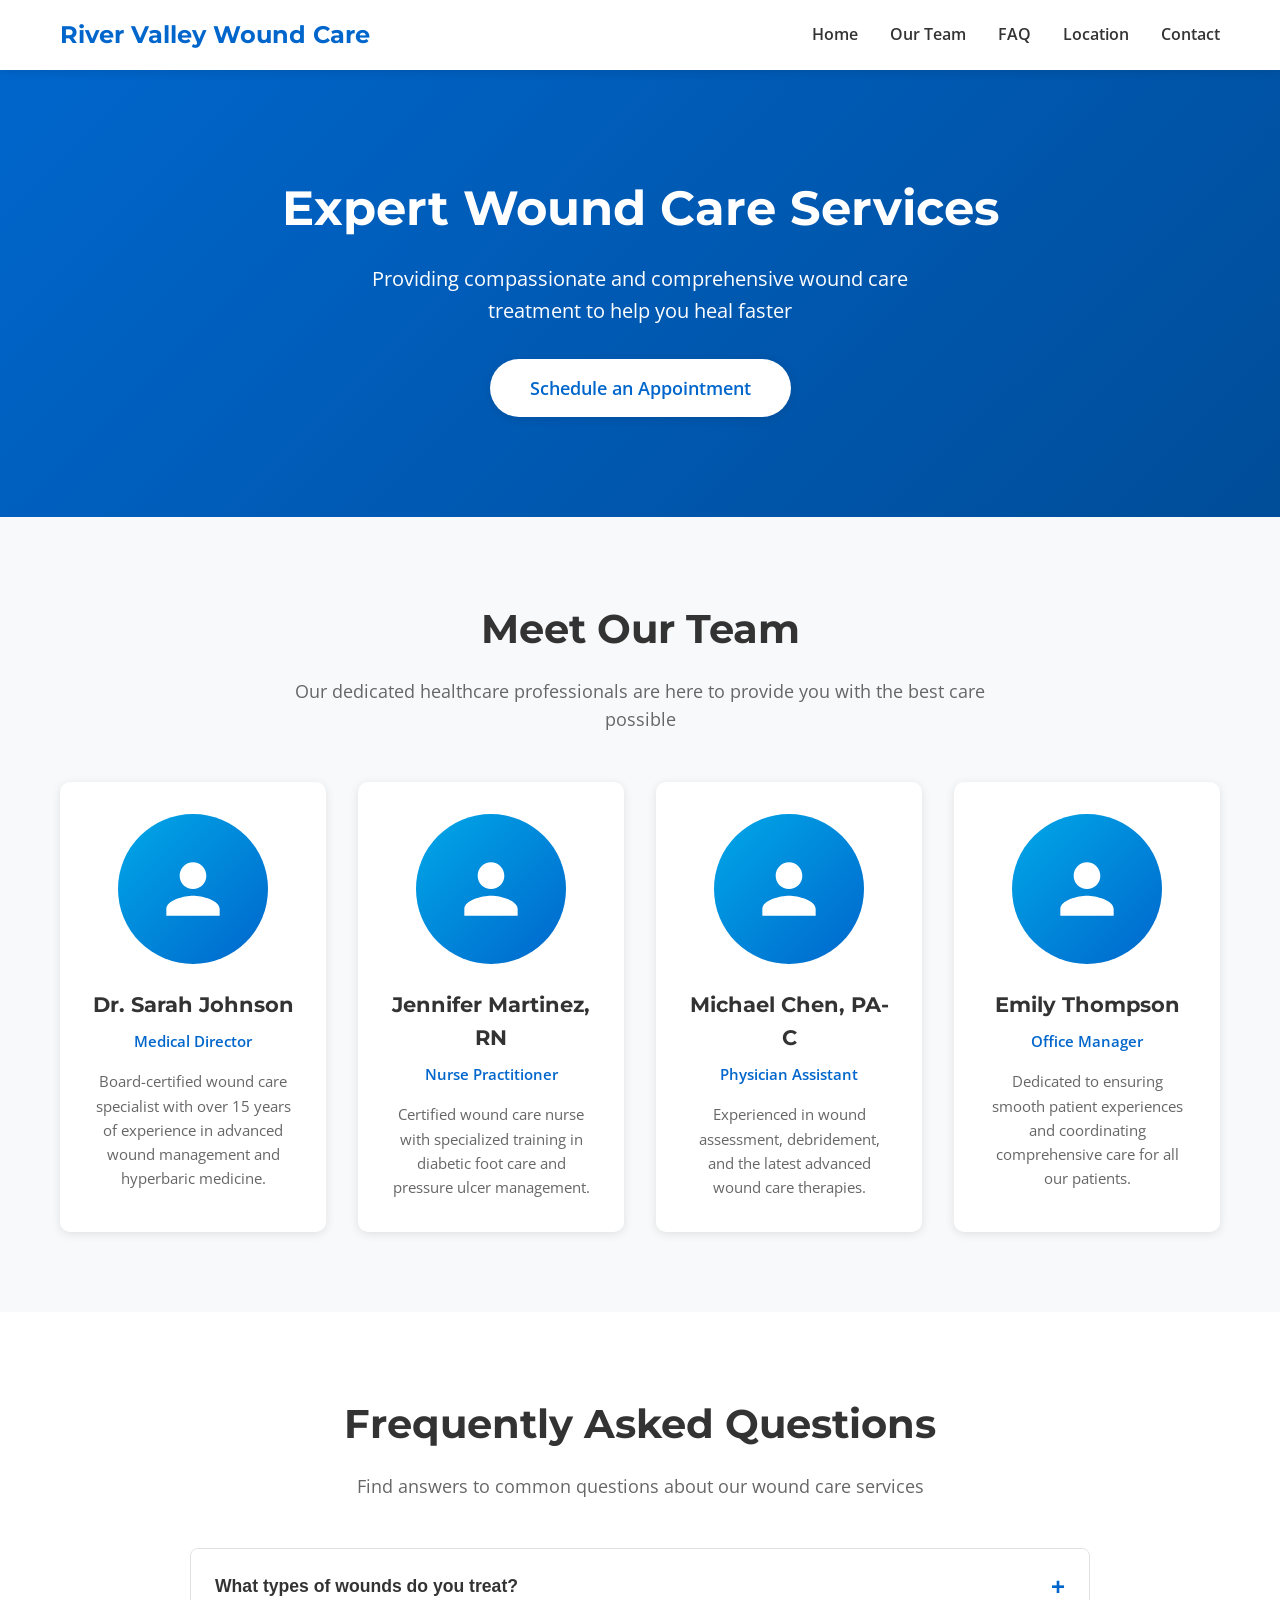
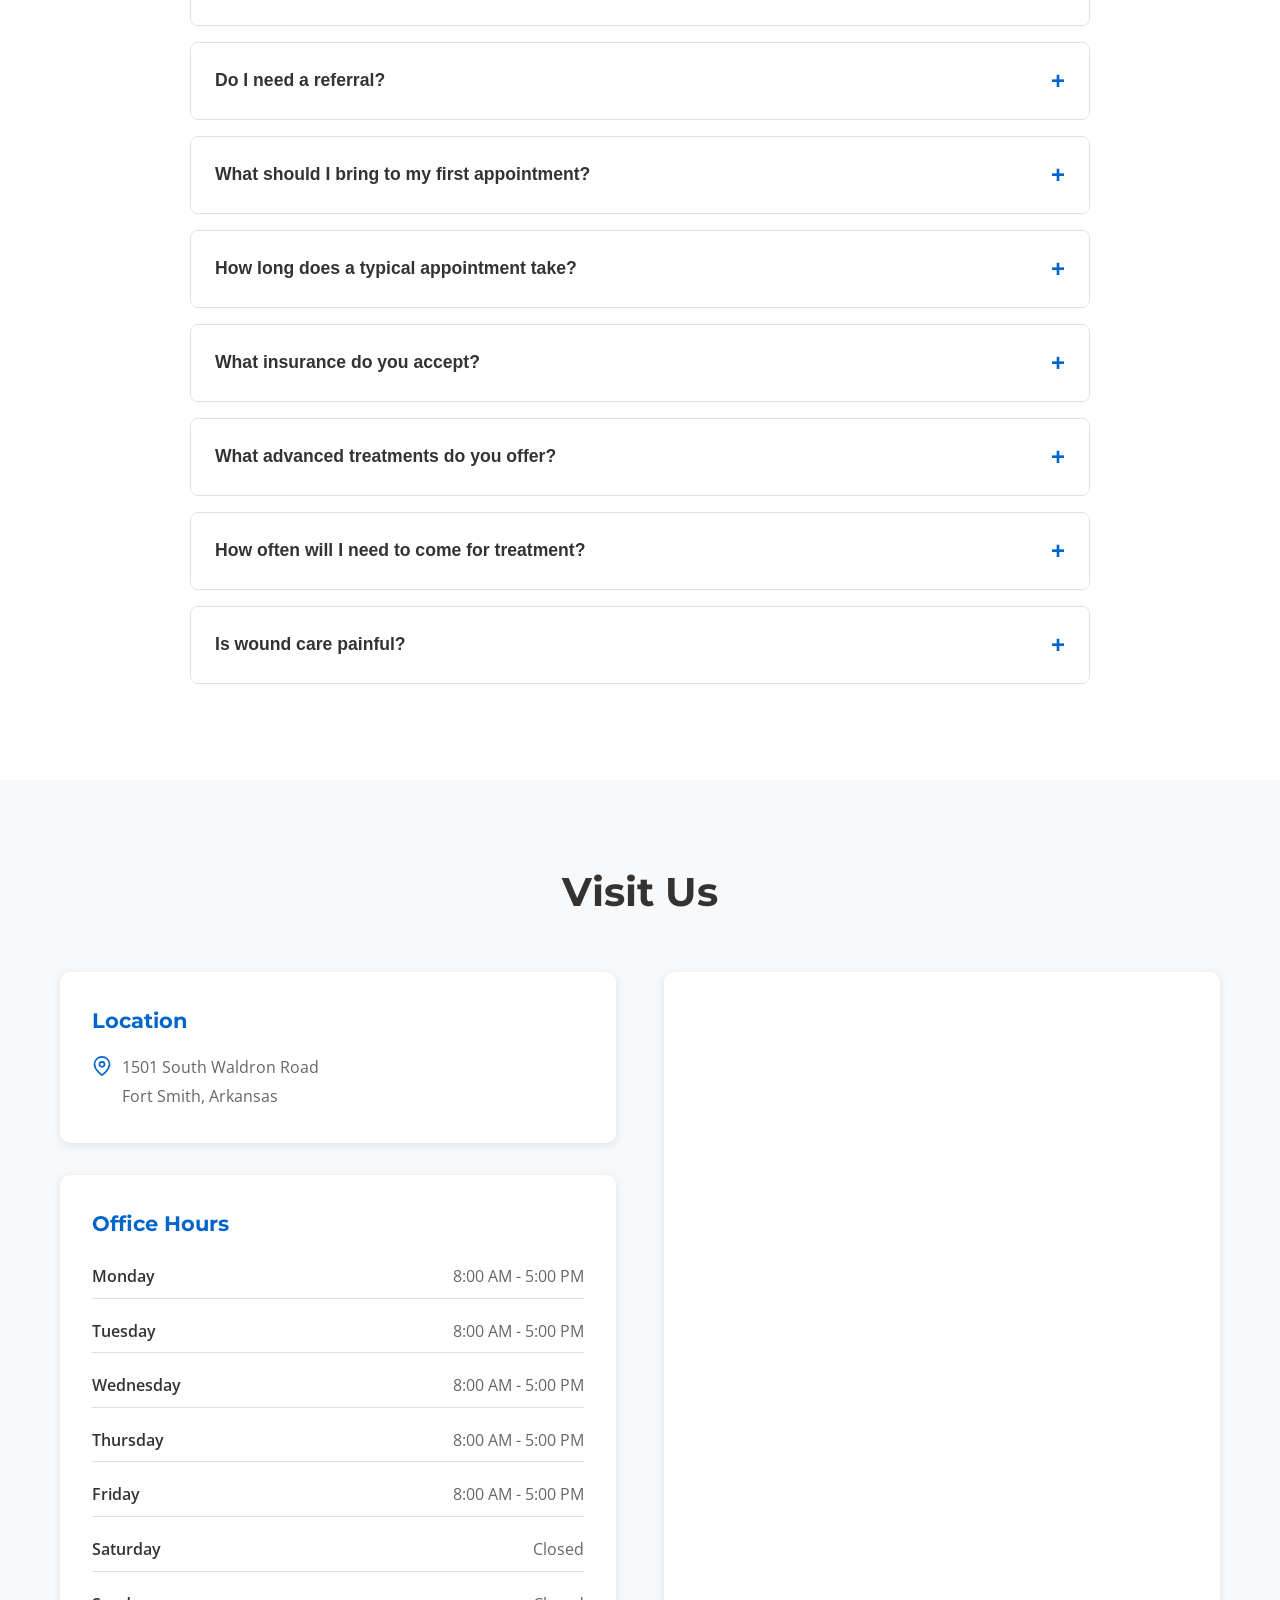
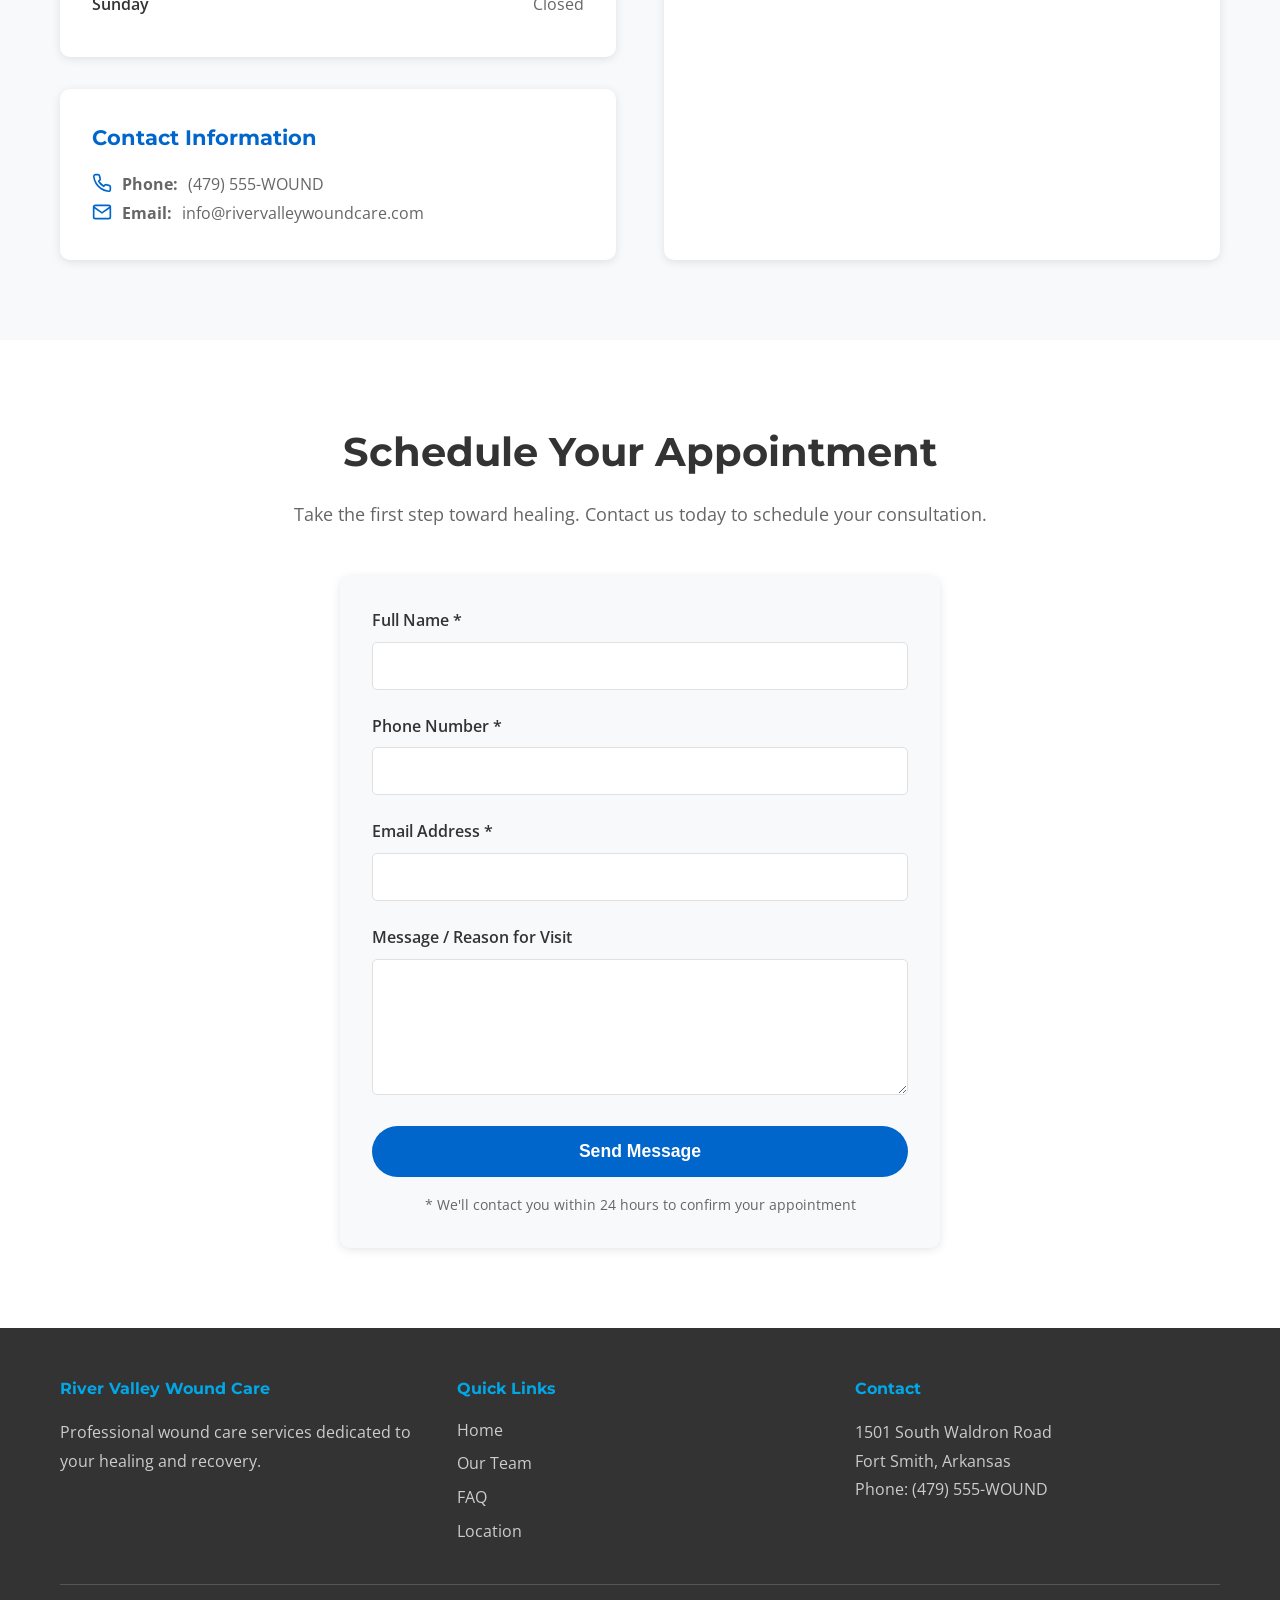
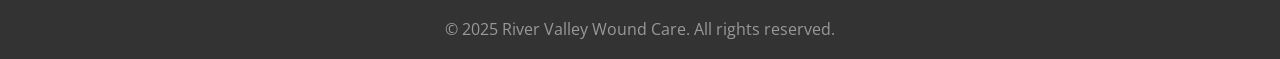
<file: index.html>
<!DOCTYPE html>
<html lang="en">
<head>
    <meta charset="UTF-8">
    <meta name="viewport" content="width=device-width, initial-scale=1.0">
    <title>River Valley Wound Care - Professional Wound Care Services</title>
    <link rel="stylesheet" href="styles.css">
    <link rel="preconnect" href="https://fonts.googleapis.com">
    <link rel="preconnect" href="https://fonts.gstatic.com" crossorigin>
    <link href="https://fonts.googleapis.com/css2?family=Montserrat:wght@400;600;700&family=Open+Sans:wght@400;600&display=swap" rel="stylesheet">
</head>
<body>
    <!-- Header -->
    <header>
        <nav class="navbar">
            <div class="container">
                <div class="logo">
                    <h1>River Valley Wound Care</h1>
                </div>
                <ul class="nav-links">
                    <li><a href="#home">Home</a></li>
                    <li><a href="#team">Our Team</a></li>
                    <li><a href="#faq">FAQ</a></li>
                    <li><a href="#location">Location</a></li>
                    <li><a href="#contact">Contact</a></li>
                </ul>
            </div>
        </nav>
    </header>

    <!-- Hero Section -->
    <section id="home" class="hero">
        <div class="container">
            <div class="hero-content">
                <h2>Expert Wound Care Services</h2>
                <p>Providing compassionate and comprehensive wound care treatment to help you heal faster</p>
                <a href="#contact" class="cta-button">Schedule an Appointment</a>
            </div>
        </div>
    </section>

    <!-- Meet the Team Section -->
    <section id="team" class="team-section">
        <div class="container">
            <h2 class="section-title">Meet Our Team</h2>
            <p class="section-subtitle">Our dedicated healthcare professionals are here to provide you with the best care possible</p>

            <div class="team-grid">
                <div class="team-member">
                    <div class="member-photo">
                        <div class="photo-placeholder">
                            <svg xmlns="http://www.w3.org/2000/svg" viewBox="0 0 24 24" fill="currentColor">
                                <path d="M12 12c2.21 0 4-1.79 4-4s-1.79-4-4-4-4 1.79-4 4 1.79 4 4 4zm0 2c-2.67 0-8 1.34-8 4v2h16v-2c0-2.66-5.33-4-8-4z"/>
                            </svg>
                        </div>
                    </div>
                    <h3>Dr. Sarah Johnson</h3>
                    <p class="member-title">Medical Director</p>
                    <p class="member-bio">Board-certified wound care specialist with over 15 years of experience in advanced wound management and hyperbaric medicine.</p>
                </div>

                <div class="team-member">
                    <div class="member-photo">
                        <div class="photo-placeholder">
                            <svg xmlns="http://www.w3.org/2000/svg" viewBox="0 0 24 24" fill="currentColor">
                                <path d="M12 12c2.21 0 4-1.79 4-4s-1.79-4-4-4-4 1.79-4 4 1.79 4 4 4zm0 2c-2.67 0-8 1.34-8 4v2h16v-2c0-2.66-5.33-4-8-4z"/>
                            </svg>
                        </div>
                    </div>
                    <h3>Jennifer Martinez, RN</h3>
                    <p class="member-title">Nurse Practitioner</p>
                    <p class="member-bio">Certified wound care nurse with specialized training in diabetic foot care and pressure ulcer management.</p>
                </div>

                <div class="team-member">
                    <div class="member-photo">
                        <div class="photo-placeholder">
                            <svg xmlns="http://www.w3.org/2000/svg" viewBox="0 0 24 24" fill="currentColor">
                                <path d="M12 12c2.21 0 4-1.79 4-4s-1.79-4-4-4-4 1.79-4 4 1.79 4 4 4zm0 2c-2.67 0-8 1.34-8 4v2h16v-2c0-2.66-5.33-4-8-4z"/>
                            </svg>
                        </div>
                    </div>
                    <h3>Michael Chen, PA-C</h3>
                    <p class="member-title">Physician Assistant</p>
                    <p class="member-bio">Experienced in wound assessment, debridement, and the latest advanced wound care therapies.</p>
                </div>

                <div class="team-member">
                    <div class="member-photo">
                        <div class="photo-placeholder">
                            <svg xmlns="http://www.w3.org/2000/svg" viewBox="0 0 24 24" fill="currentColor">
                                <path d="M12 12c2.21 0 4-1.79 4-4s-1.79-4-4-4-4 1.79-4 4 1.79 4 4 4zm0 2c-2.67 0-8 1.34-8 4v2h16v-2c0-2.66-5.33-4-8-4z"/>
                            </svg>
                        </div>
                    </div>
                    <h3>Emily Thompson</h3>
                    <p class="member-title">Office Manager</p>
                    <p class="member-bio">Dedicated to ensuring smooth patient experiences and coordinating comprehensive care for all our patients.</p>
                </div>
            </div>
        </div>
    </section>

    <!-- FAQ Section -->
    <section id="faq" class="faq-section">
        <div class="container">
            <h2 class="section-title">Frequently Asked Questions</h2>
            <p class="section-subtitle">Find answers to common questions about our wound care services</p>

            <div class="faq-container">
                <div class="faq-item">
                    <button class="faq-question">
                        What types of wounds do you treat?
                        <span class="faq-icon">+</span>
                    </button>
                    <div class="faq-answer">
                        <p>We treat a wide variety of wounds including diabetic ulcers, pressure ulcers, venous and arterial ulcers, surgical wounds, traumatic wounds, burns, and non-healing wounds. Our specialists are equipped to handle both acute and chronic wound conditions.</p>
                    </div>
                </div>

                <div class="faq-item">
                    <button class="faq-question">
                        Do I need a referral?
                        <span class="faq-icon">+</span>
                    </button>
                    <div class="faq-answer">
                        <p>While many insurance plans require a referral from your primary care physician, some do not. We recommend checking with your insurance provider. Our office staff can also help verify your insurance benefits and referral requirements.</p>
                    </div>
                </div>

                <div class="faq-item">
                    <button class="faq-question">
                        What should I bring to my first appointment?
                        <span class="faq-icon">+</span>
                    </button>
                    <div class="faq-answer">
                        <p>Please bring your insurance card, a valid photo ID, a list of current medications, any relevant medical records or test results, and information about your current wound care routine. If you have a referral from another physician, please bring that as well.</p>
                    </div>
                </div>

                <div class="faq-item">
                    <button class="faq-question">
                        How long does a typical appointment take?
                        <span class="faq-icon">+</span>
                    </button>
                    <div class="faq-answer">
                        <p>Initial consultations typically take 45-60 minutes as we conduct a comprehensive assessment. Follow-up appointments usually last 30-45 minutes depending on the treatment required. We strive to stay on schedule while ensuring each patient receives thorough care.</p>
                    </div>
                </div>

                <div class="faq-item">
                    <button class="faq-question">
                        What insurance do you accept?
                        <span class="faq-icon">+</span>
                    </button>
                    <div class="faq-answer">
                        <p>We accept most major insurance plans including Medicare, Medicaid, and most private insurances. Please contact our office to verify that we accept your specific insurance plan. Our staff is happy to help with insurance verification and pre-authorization if needed.</p>
                    </div>
                </div>

                <div class="faq-item">
                    <button class="faq-question">
                        What advanced treatments do you offer?
                        <span class="faq-icon">+</span>
                    </button>
                    <div class="faq-answer">
                        <p>We offer state-of-the-art wound care treatments including debridement, bioengineered skin substitutes, negative pressure wound therapy, compression therapy, and advanced dressings. Our team stays current with the latest evidence-based wound care protocols.</p>
                    </div>
                </div>

                <div class="faq-item">
                    <button class="faq-question">
                        How often will I need to come for treatment?
                        <span class="faq-icon">+</span>
                    </button>
                    <div class="faq-answer">
                        <p>Treatment frequency varies depending on your specific wound type and healing progress. Most patients are seen 1-2 times per week initially, with the frequency adjusted as healing progresses. Your care plan will be customized to your individual needs.</p>
                    </div>
                </div>

                <div class="faq-item">
                    <button class="faq-question">
                        Is wound care painful?
                        <span class="faq-icon">+</span>
                    </button>
                    <div class="faq-answer">
                        <p>We prioritize patient comfort during all procedures. While some treatments may cause mild discomfort, we use various pain management techniques including local anesthesia when appropriate. Please communicate any pain concerns with our team so we can adjust your treatment accordingly.</p>
                    </div>
                </div>
            </div>
        </div>
    </section>

    <!-- Location & Hours Section -->
    <section id="location" class="location-section">
        <div class="container">
            <h2 class="section-title">Visit Us</h2>

            <div class="location-grid">
                <div class="location-info">
                    <div class="info-card">
                        <h3>Location</h3>
                        <p class="address">
                            <svg xmlns="http://www.w3.org/2000/svg" width="20" height="20" viewBox="0 0 24 24" fill="none" stroke="currentColor" stroke-width="2">
                                <path d="M21 10c0 7-9 13-9 13s-9-6-9-13a9 9 0 0 1 18 0z"></path>
                                <circle cx="12" cy="10" r="3"></circle>
                            </svg>
                            1501 South Waldron Road<br>
                            Fort Smith, Arkansas
                        </p>
                    </div>

                    <div class="info-card">
                        <h3>Office Hours</h3>
                        <div class="hours-list">
                            <div class="hours-row">
                                <span class="day">Monday</span>
                                <span class="time">8:00 AM - 5:00 PM</span>
                            </div>
                            <div class="hours-row">
                                <span class="day">Tuesday</span>
                                <span class="time">8:00 AM - 5:00 PM</span>
                            </div>
                            <div class="hours-row">
                                <span class="day">Wednesday</span>
                                <span class="time">8:00 AM - 5:00 PM</span>
                            </div>
                            <div class="hours-row">
                                <span class="day">Thursday</span>
                                <span class="time">8:00 AM - 5:00 PM</span>
                            </div>
                            <div class="hours-row">
                                <span class="day">Friday</span>
                                <span class="time">8:00 AM - 5:00 PM</span>
                            </div>
                            <div class="hours-row">
                                <span class="day">Saturday</span>
                                <span class="time">Closed</span>
                            </div>
                            <div class="hours-row">
                                <span class="day">Sunday</span>
                                <span class="time">Closed</span>
                            </div>
                        </div>
                    </div>

                    <div class="info-card">
                        <h3>Contact Information</h3>
                        <p>
                            <svg xmlns="http://www.w3.org/2000/svg" width="20" height="20" viewBox="0 0 24 24" fill="none" stroke="currentColor" stroke-width="2">
                                <path d="M22 16.92v3a2 2 0 0 1-2.18 2 19.79 19.79 0 0 1-8.63-3.07 19.5 19.5 0 0 1-6-6 19.79 19.79 0 0 1-3.07-8.67A2 2 0 0 1 4.11 2h3a2 2 0 0 1 2 1.72 12.84 12.84 0 0 0 .7 2.81 2 2 0 0 1-.45 2.11L8.09 9.91a16 16 0 0 0 6 6l1.27-1.27a2 2 0 0 1 2.11-.45 12.84 12.84 0 0 0 2.81.7A2 2 0 0 1 22 16.92z"></path>
                            </svg>
                            <strong>Phone:</strong> (479) 555-WOUND
                        </p>
                        <p>
                            <svg xmlns="http://www.w3.org/2000/svg" width="20" height="20" viewBox="0 0 24 24" fill="none" stroke="currentColor" stroke-width="2">
                                <path d="M4 4h16c1.1 0 2 .9 2 2v12c0 1.1-.9 2-2 2H4c-1.1 0-2-.9-2-2V6c0-1.1.9-2 2-2z"></path>
                                <polyline points="22,6 12,13 2,6"></polyline>
                            </svg>
                            <strong>Email:</strong> info@rivervalleywoundcare.com
                        </p>
                    </div>
                </div>

                <div class="map-container">
                    <iframe
                        src="https://www.google.com/maps/embed?pb=!1m18!1m12!1m3!1d3269.1447489847686!2d-94.36871!3d35.35861!2m3!1f0!2f0!3f0!3m2!1i1024!2i768!4f13.1!3m3!1m2!1s0x87cd4a0b0f8f8c8d%3A0x1234567890abcdef!2s1501%20S%20Waldron%20Rd%2C%20Fort%20Smith%2C%20AR!5e0!3m2!1sen!2sus!4v1234567890123!5m2!1sen!2sus"
                        width="100%"
                        height="100%"
                        style="border:0;"
                        allowfullscreen=""
                        loading="lazy"
                        referrerpolicy="no-referrer-when-downgrade">
                    </iframe>
                </div>
            </div>
        </div>
    </section>

    <!-- Contact Section -->
    <section id="contact" class="contact-section">
        <div class="container">
            <h2 class="section-title">Schedule Your Appointment</h2>
            <p class="section-subtitle">Take the first step toward healing. Contact us today to schedule your consultation.</p>

            <div class="contact-content">
                <div class="contact-form">
                    <form>
                        <div class="form-group">
                            <label for="name">Full Name *</label>
                            <input type="text" id="name" name="name" required>
                        </div>

                        <div class="form-group">
                            <label for="phone">Phone Number *</label>
                            <input type="tel" id="phone" name="phone" required>
                        </div>

                        <div class="form-group">
                            <label for="email">Email Address *</label>
                            <input type="email" id="email" name="email" required>
                        </div>

                        <div class="form-group">
                            <label for="message">Message / Reason for Visit</label>
                            <textarea id="message" name="message" rows="5"></textarea>
                        </div>

                        <button type="submit" class="submit-button">Send Message</button>
                    </form>
                    <p class="form-note">* We'll contact you within 24 hours to confirm your appointment</p>
                </div>
            </div>
        </div>
    </section>

    <!-- Footer -->
    <footer>
        <div class="container">
            <div class="footer-content">
                <div class="footer-section">
                    <h4>River Valley Wound Care</h4>
                    <p>Professional wound care services dedicated to your healing and recovery.</p>
                </div>

                <div class="footer-section">
                    <h4>Quick Links</h4>
                    <ul>
                        <li><a href="#home">Home</a></li>
                        <li><a href="#team">Our Team</a></li>
                        <li><a href="#faq">FAQ</a></li>
                        <li><a href="#location">Location</a></li>
                    </ul>
                </div>

                <div class="footer-section">
                    <h4>Contact</h4>
                    <p>1501 South Waldron Road<br>Fort Smith, Arkansas</p>
                    <p>Phone: (479) 555-WOUND</p>
                </div>
            </div>

            <div class="footer-bottom">
                <p>&copy; 2025 River Valley Wound Care. All rights reserved.</p>
            </div>
        </div>
    </footer>

    <script src="script.js"></script>
</body>
</html>
</file>
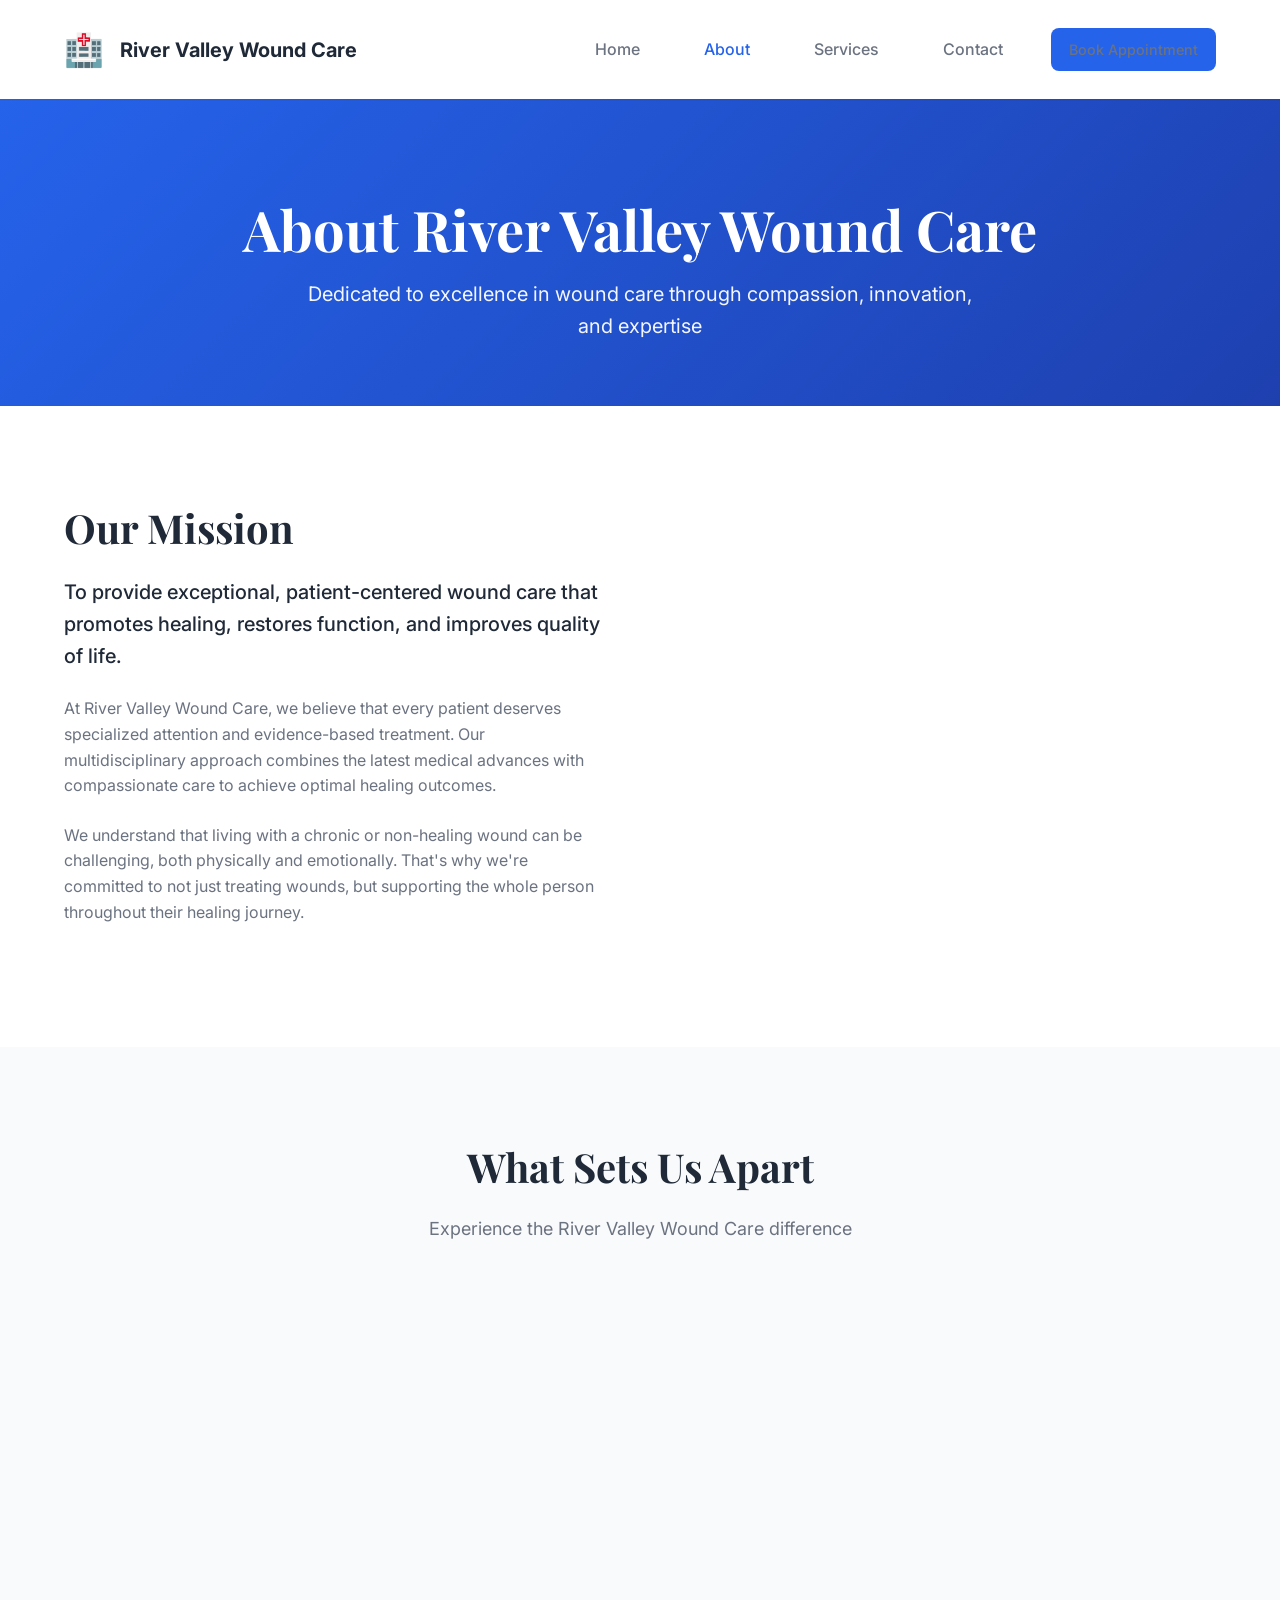
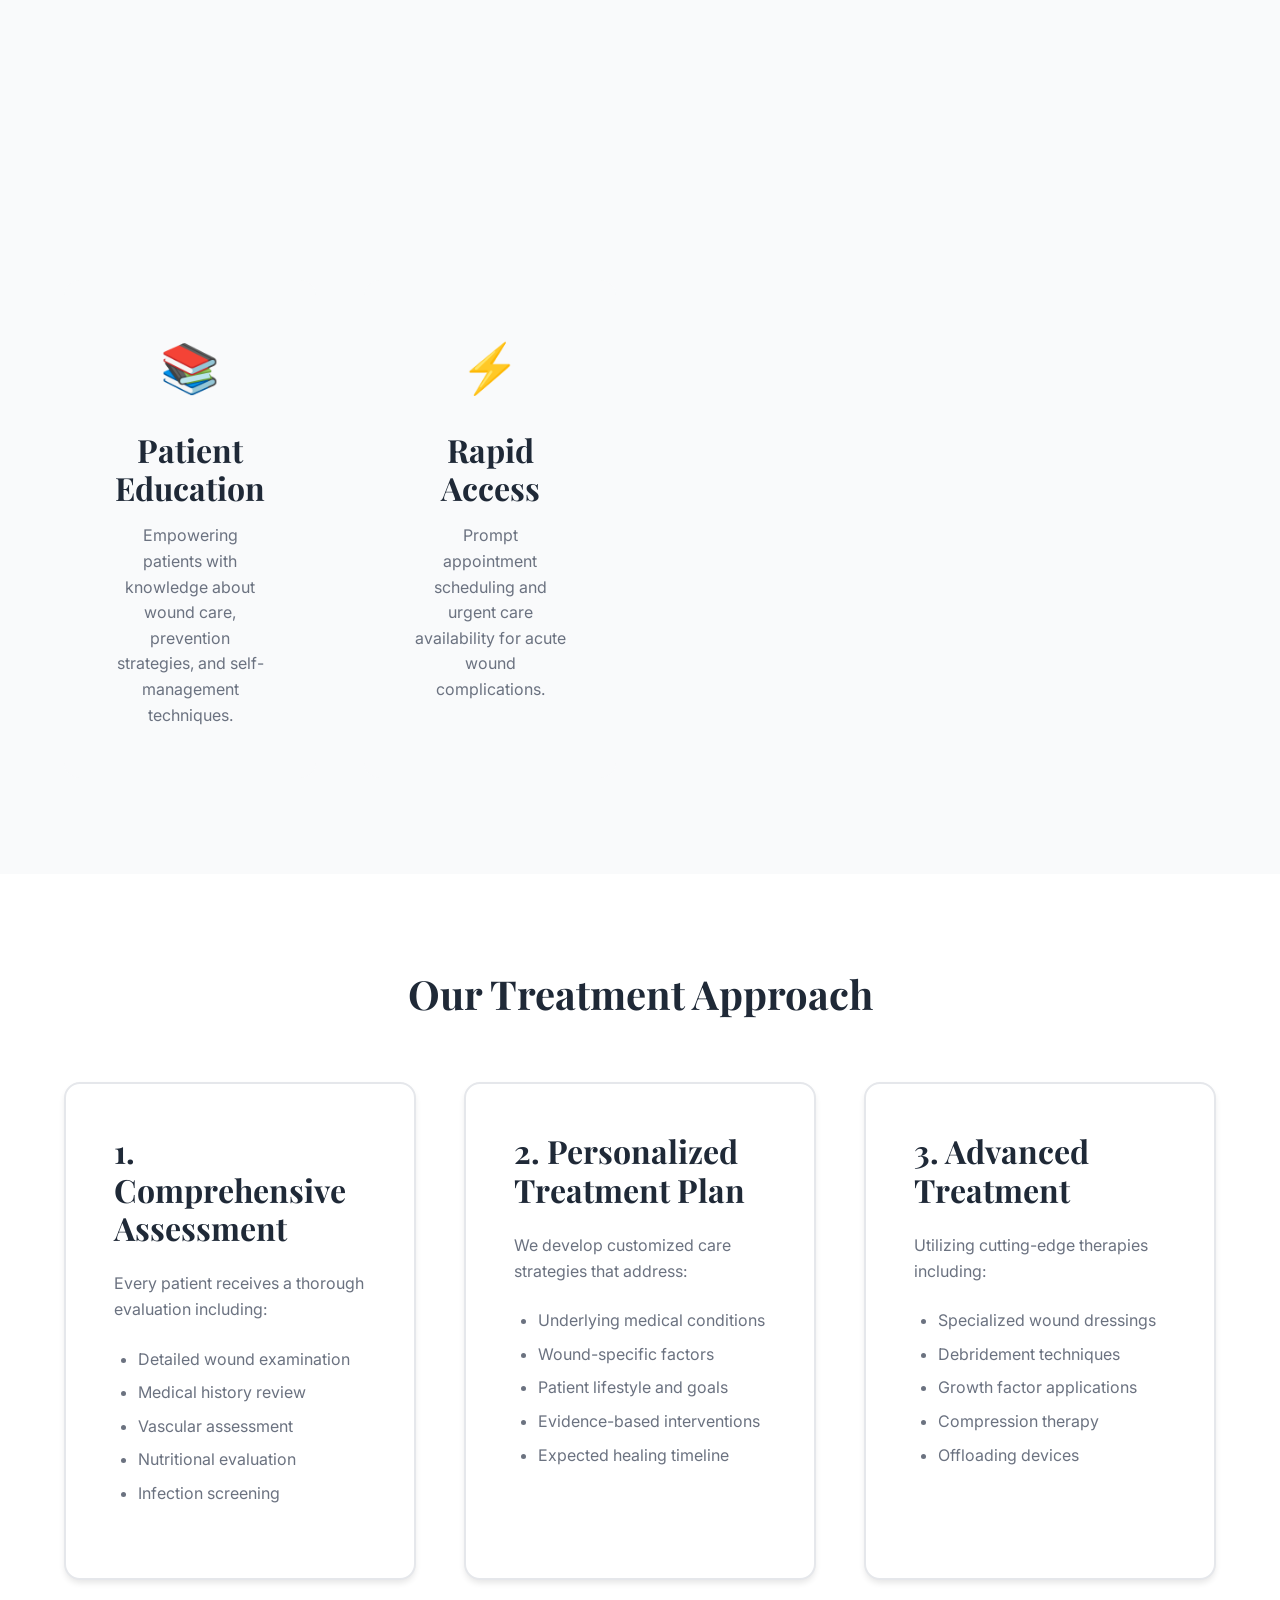
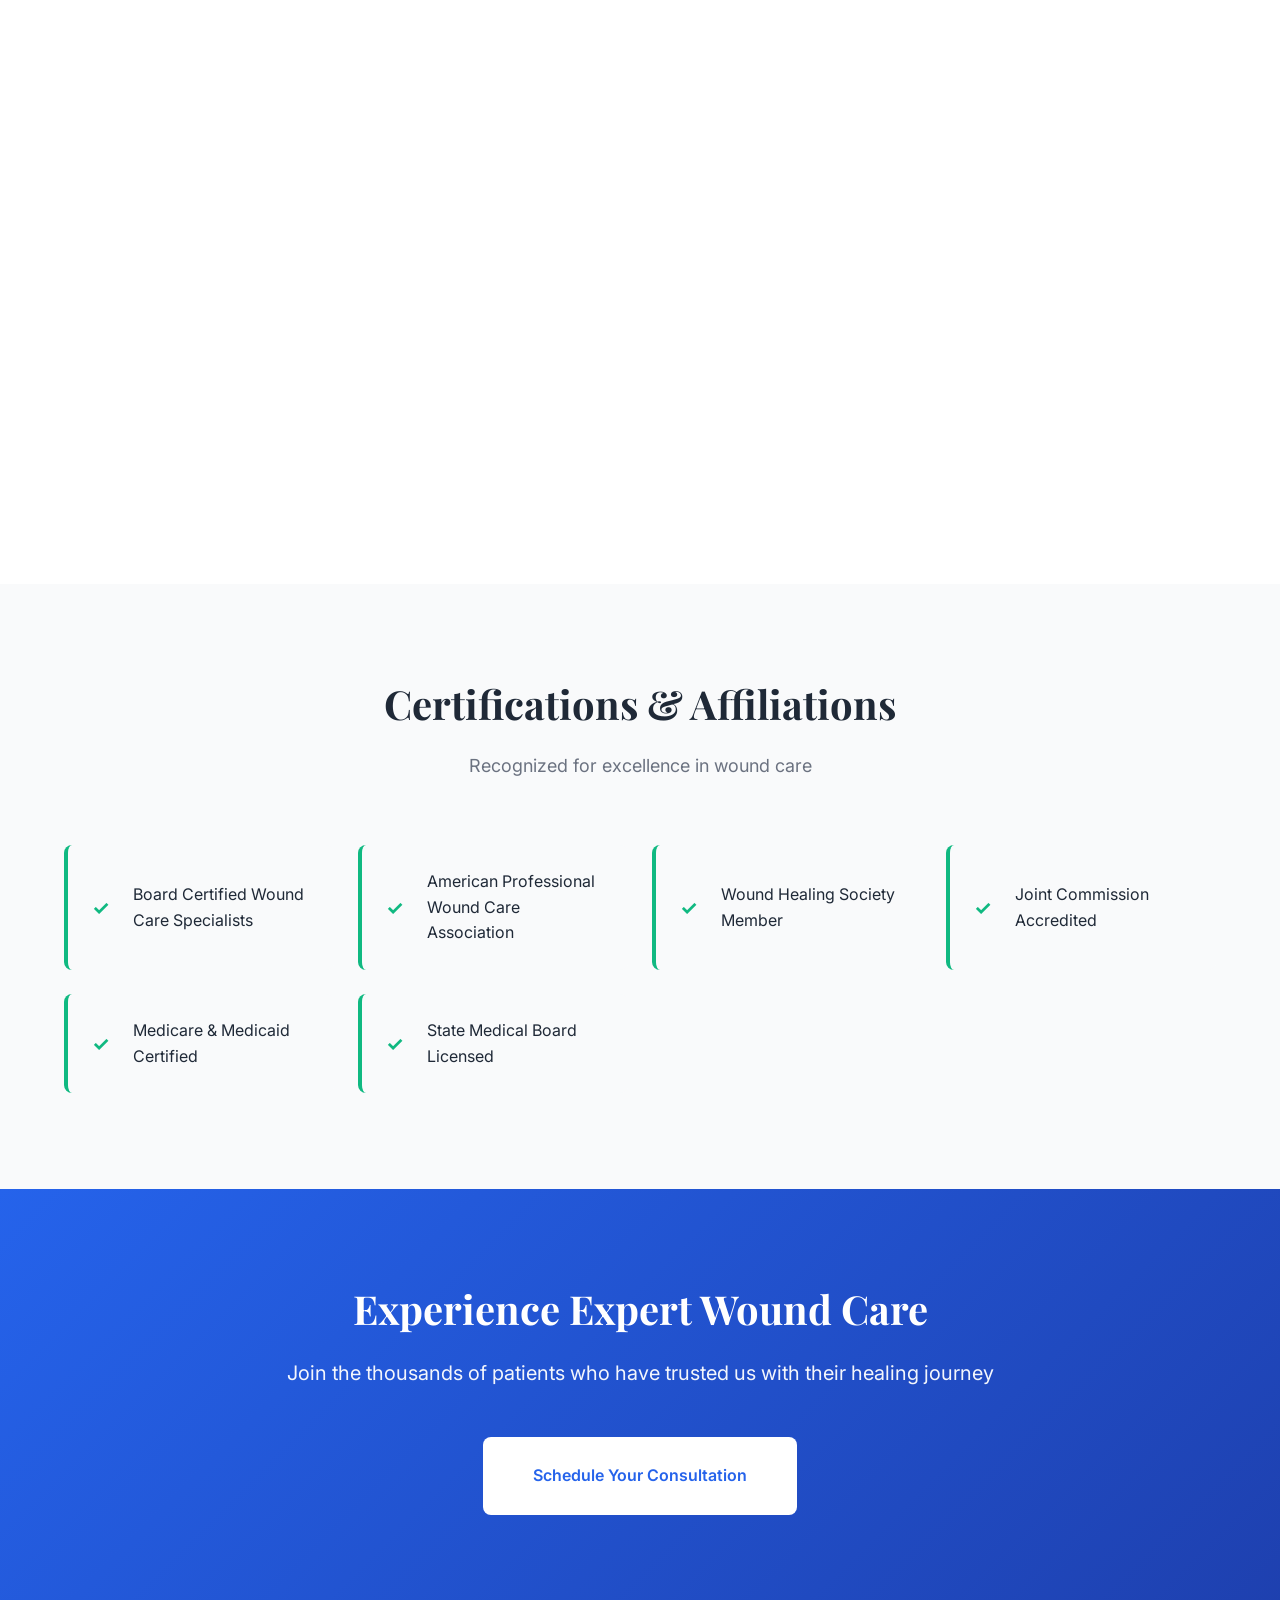
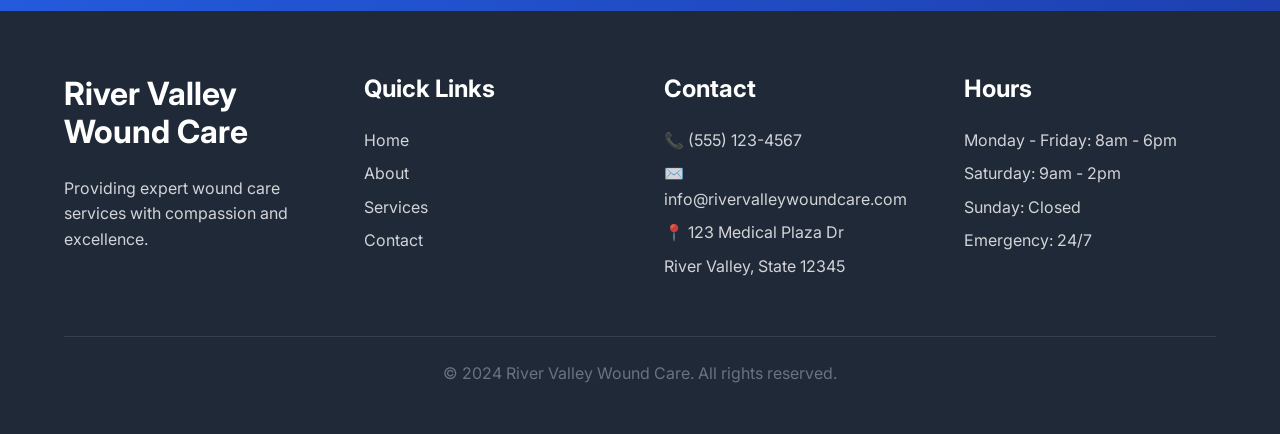
<file: about.html>
<!DOCTYPE html>
<html lang="en">
<head>
    <meta charset="UTF-8">
    <meta name="viewport" content="width=device-width, initial-scale=1.0">
    <meta name="description" content="Learn about River Valley Wound Care's experienced team and commitment to exceptional wound care">
    <title>About Us - River Valley Wound Care</title>
    <link rel="stylesheet" href="css/styles.css">
    <link rel="preconnect" href="https://fonts.googleapis.com">
    <link rel="preconnect" href="https://fonts.gstatic.com" crossorigin>
    <link href="https://fonts.googleapis.com/css2?family=Inter:wght@300;400;500;600;700&family=Playfair+Display:wght@600;700&display=swap" rel="stylesheet">
</head>
<body>
    <!-- Navigation -->
    <nav class="navbar">
        <div class="container">
            <div class="nav-wrapper">
                <a href="index.html" class="logo">
                    <span class="logo-icon">🏥</span>
                    <span class="logo-text">River Valley Wound Care</span>
                </a>
                <button class="mobile-menu-toggle" aria-label="Toggle menu">
                    <span></span>
                    <span></span>
                    <span></span>
                </button>
                <ul class="nav-menu">
                    <li><a href="index.html">Home</a></li>
                    <li><a href="about.html" class="active">About</a></li>
                    <li><a href="services.html">Services</a></li>
                    <li><a href="contact.html">Contact</a></li>
                    <li><a href="contact.html" class="btn-primary-small">Book Appointment</a></li>
                </ul>
            </div>
        </div>
    </nav>

    <!-- Page Header -->
    <section class="page-header">
        <div class="container">
            <h1>About River Valley Wound Care</h1>
            <p>Dedicated to excellence in wound care through compassion, innovation, and expertise</p>
        </div>
    </section>

    <!-- Mission Section -->
    <section class="content-section">
        <div class="container">
            <div class="two-column">
                <div class="column">
                    <h2>Our Mission</h2>
                    <p class="lead-text">To provide exceptional, patient-centered wound care that promotes healing, restores function, and improves quality of life.</p>
                    <p>At River Valley Wound Care, we believe that every patient deserves specialized attention and evidence-based treatment. Our multidisciplinary approach combines the latest medical advances with compassionate care to achieve optimal healing outcomes.</p>
                    <p>We understand that living with a chronic or non-healing wound can be challenging, both physically and emotionally. That's why we're committed to not just treating wounds, but supporting the whole person throughout their healing journey.</p>
                </div>
                <div class="column">
                    <div class="feature-card">
                        <h3>Our Values</h3>
                        <ul style="text-align: left; list-style: none; padding: 0;">
                            <li style="margin-bottom: 1rem;">
                                <strong style="color: var(--primary-color);">Excellence:</strong>
                                <span style="color: var(--text-secondary);">Committed to the highest standards of medical care</span>
                            </li>
                            <li style="margin-bottom: 1rem;">
                                <strong style="color: var(--primary-color);">Compassion:</strong>
                                <span style="color: var(--text-secondary);">Treating every patient with dignity and respect</span>
                            </li>
                            <li style="margin-bottom: 1rem;">
                                <strong style="color: var(--primary-color);">Innovation:</strong>
                                <span style="color: var(--text-secondary);">Utilizing cutting-edge treatments and technology</span>
                            </li>
                            <li style="margin-bottom: 1rem;">
                                <strong style="color: var(--primary-color);">Collaboration:</strong>
                                <span style="color: var(--text-secondary);">Working together with patients and providers</span>
                            </li>
                            <li>
                                <strong style="color: var(--primary-color);">Integrity:</strong>
                                <span style="color: var(--text-secondary);">Honest, ethical care you can trust</span>
                            </li>
                        </ul>
                    </div>
                </div>
            </div>
        </div>
    </section>

    <!-- What Sets Us Apart -->
    <section class="content-section">
        <div class="container">
            <div class="section-header">
                <h2 class="section-title">What Sets Us Apart</h2>
                <p class="section-subtitle">Experience the River Valley Wound Care difference</p>
            </div>
            <div class="features-grid">
                <div class="feature-card">
                    <div class="feature-icon">👨‍⚕️</div>
                    <h3>Expert Team</h3>
                    <p>Board-certified physicians and certified wound care specialists with decades of combined experience in treating complex wounds.</p>
                </div>
                <div class="feature-card">
                    <div class="feature-icon">🔬</div>
                    <h3>Advanced Therapies</h3>
                    <p>Access to the latest wound care technologies including negative pressure therapy, bioengineered tissues, and hyperbaric oxygen therapy.</p>
                </div>
                <div class="feature-card">
                    <div class="feature-icon">📋</div>
                    <h3>Comprehensive Care</h3>
                    <p>Complete wound assessment, treatment planning, and ongoing monitoring to ensure optimal healing outcomes.</p>
                </div>
                <div class="feature-card">
                    <div class="feature-icon">🤝</div>
                    <h3>Coordinated Approach</h3>
                    <p>We work closely with your primary care physician and specialists to provide integrated, holistic care.</p>
                </div>
                <div class="feature-card">
                    <div class="feature-icon">📚</div>
                    <h3>Patient Education</h3>
                    <p>Empowering patients with knowledge about wound care, prevention strategies, and self-management techniques.</p>
                </div>
                <div class="feature-card">
                    <div class="feature-icon">⚡</div>
                    <h3>Rapid Access</h3>
                    <p>Prompt appointment scheduling and urgent care availability for acute wound complications.</p>
                </div>
            </div>
        </div>
    </section>

    <!-- Our Approach -->
    <section class="content-section">
        <div class="container">
            <h2 class="text-center mb-3">Our Treatment Approach</h2>
            <div class="services-grid">
                <div class="service-card">
                    <div class="service-content">
                        <h3>1. Comprehensive Assessment</h3>
                        <p>Every patient receives a thorough evaluation including:</p>
                        <ul>
                            <li>Detailed wound examination</li>
                            <li>Medical history review</li>
                            <li>Vascular assessment</li>
                            <li>Nutritional evaluation</li>
                            <li>Infection screening</li>
                        </ul>
                    </div>
                </div>
                <div class="service-card">
                    <div class="service-content">
                        <h3>2. Personalized Treatment Plan</h3>
                        <p>We develop customized care strategies that address:</p>
                        <ul>
                            <li>Underlying medical conditions</li>
                            <li>Wound-specific factors</li>
                            <li>Patient lifestyle and goals</li>
                            <li>Evidence-based interventions</li>
                            <li>Expected healing timeline</li>
                        </ul>
                    </div>
                </div>
                <div class="service-card">
                    <div class="service-content">
                        <h3>3. Advanced Treatment</h3>
                        <p>Utilizing cutting-edge therapies including:</p>
                        <ul>
                            <li>Specialized wound dressings</li>
                            <li>Debridement techniques</li>
                            <li>Growth factor applications</li>
                            <li>Compression therapy</li>
                            <li>Offloading devices</li>
                        </ul>
                    </div>
                </div>
                <div class="service-card">
                    <div class="service-content">
                        <h3>4. Ongoing Monitoring</h3>
                        <p>Regular follow-up ensures optimal healing:</p>
                        <ul>
                            <li>Progress documentation</li>
                            <li>Treatment adjustments</li>
                            <li>Complication prevention</li>
                            <li>Patient support and education</li>
                            <li>Outcome measurement</li>
                        </ul>
                    </div>
                </div>
            </div>
        </div>
    </section>

    <!-- Certifications & Affiliations -->
    <section class="content-section">
        <div class="container">
            <div class="section-header">
                <h2 class="section-title">Certifications & Affiliations</h2>
                <p class="section-subtitle">Recognized for excellence in wound care</p>
            </div>
            <div class="conditions-grid">
                <div class="condition-item">
                    <span class="condition-icon">✓</span>
                    <span>Board Certified Wound Care Specialists</span>
                </div>
                <div class="condition-item">
                    <span class="condition-icon">✓</span>
                    <span>American Professional Wound Care Association</span>
                </div>
                <div class="condition-item">
                    <span class="condition-icon">✓</span>
                    <span>Wound Healing Society Member</span>
                </div>
                <div class="condition-item">
                    <span class="condition-icon">✓</span>
                    <span>Joint Commission Accredited</span>
                </div>
                <div class="condition-item">
                    <span class="condition-icon">✓</span>
                    <span>Medicare & Medicaid Certified</span>
                </div>
                <div class="condition-item">
                    <span class="condition-icon">✓</span>
                    <span>State Medical Board Licensed</span>
                </div>
            </div>
        </div>
    </section>

    <!-- CTA Section -->
    <section class="cta">
        <div class="container">
            <div class="cta-content">
                <h2>Experience Expert Wound Care</h2>
                <p>Join the thousands of patients who have trusted us with their healing journey</p>
                <a href="contact.html" class="btn-primary">Schedule Your Consultation</a>
            </div>
        </div>
    </section>

    <!-- Footer -->
    <footer class="footer">
        <div class="container">
            <div class="footer-grid">
                <div class="footer-column">
                    <h3>River Valley Wound Care</h3>
                    <p>Providing expert wound care services with compassion and excellence.</p>
                </div>
                <div class="footer-column">
                    <h4>Quick Links</h4>
                    <ul>
                        <li><a href="index.html">Home</a></li>
                        <li><a href="about.html">About</a></li>
                        <li><a href="services.html">Services</a></li>
                        <li><a href="contact.html">Contact</a></li>
                    </ul>
                </div>
                <div class="footer-column">
                    <h4>Contact</h4>
                    <ul>
                        <li>📞 (555) 123-4567</li>
                        <li>✉️ info@rivervalleywoundcare.com</li>
                        <li>📍 123 Medical Plaza Dr</li>
                        <li>River Valley, State 12345</li>
                    </ul>
                </div>
                <div class="footer-column">
                    <h4>Hours</h4>
                    <ul>
                        <li>Monday - Friday: 8am - 6pm</li>
                        <li>Saturday: 9am - 2pm</li>
                        <li>Sunday: Closed</li>
                        <li>Emergency: 24/7</li>
                    </ul>
                </div>
            </div>
            <div class="footer-bottom">
                <p>&copy; 2024 River Valley Wound Care. All rights reserved.</p>
            </div>
        </div>
    </footer>

    <script src="js/main.js"></script>
</body>
</html>
</file>
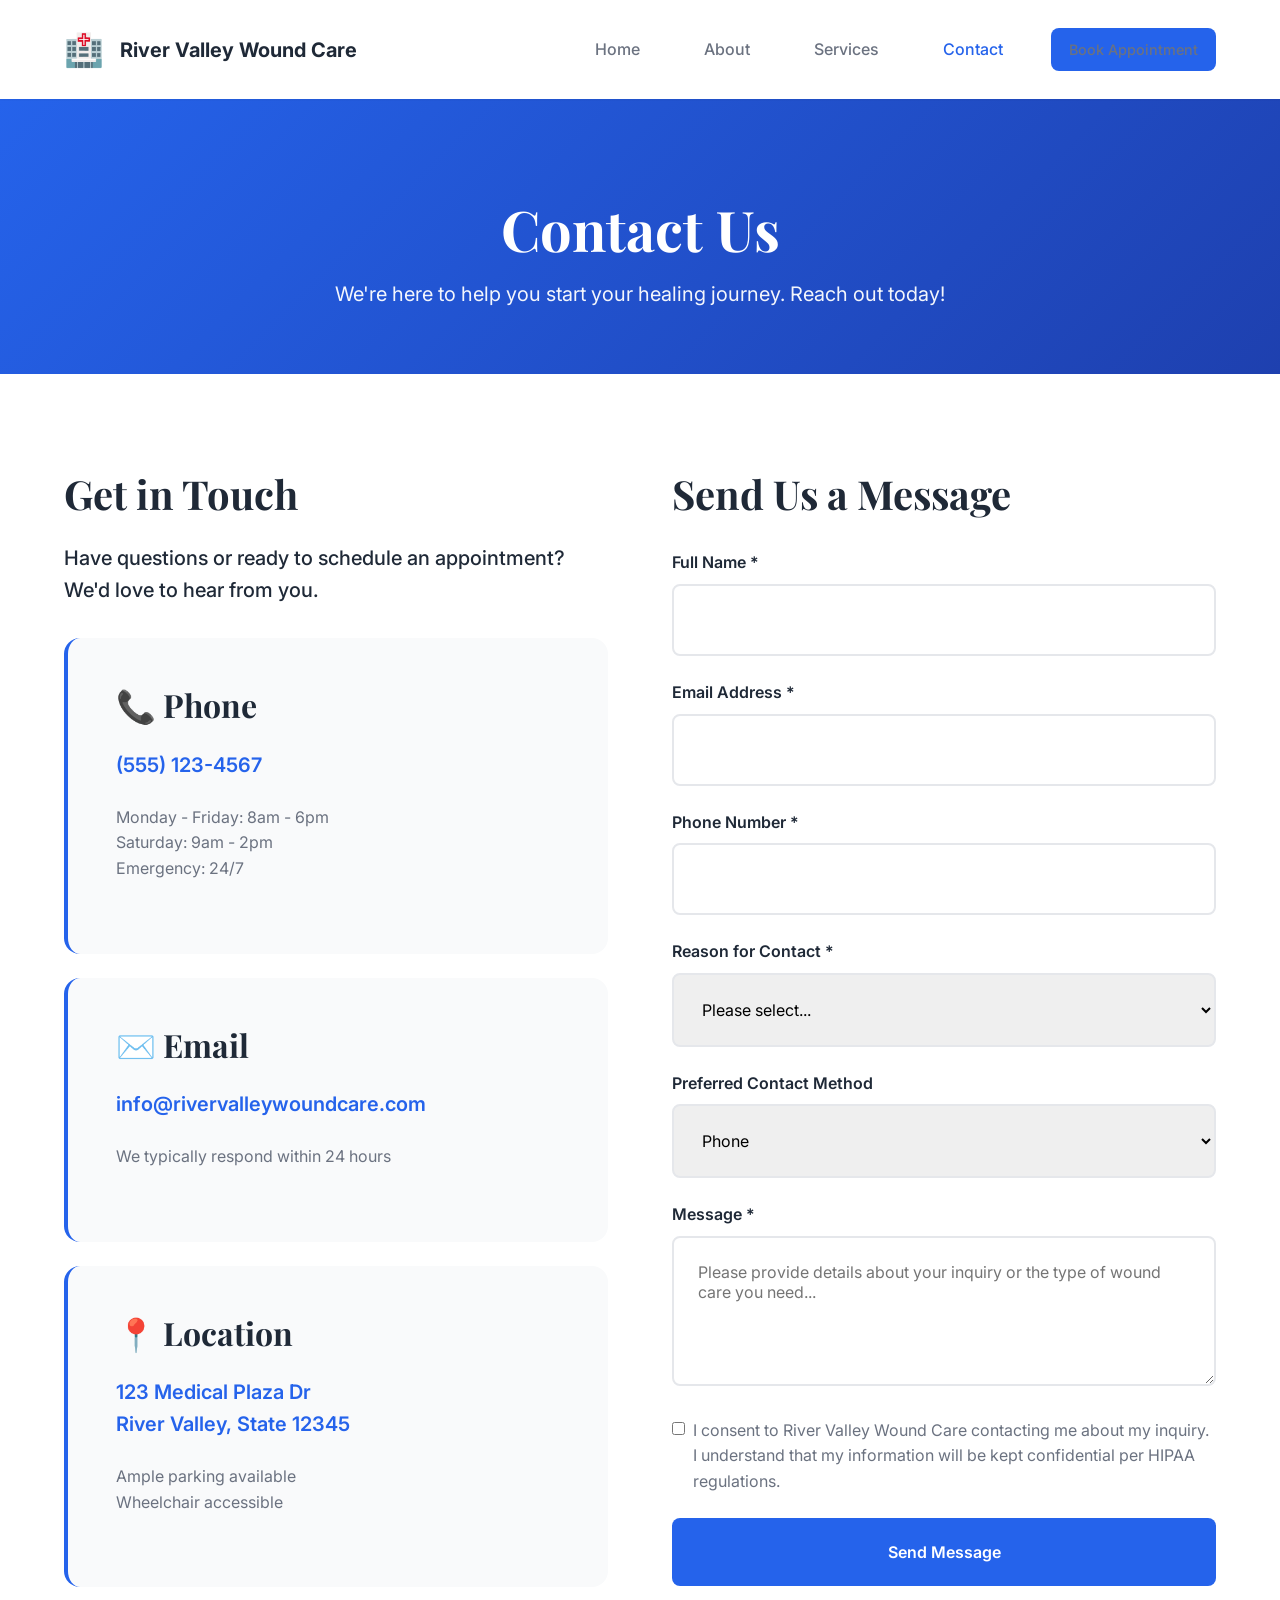
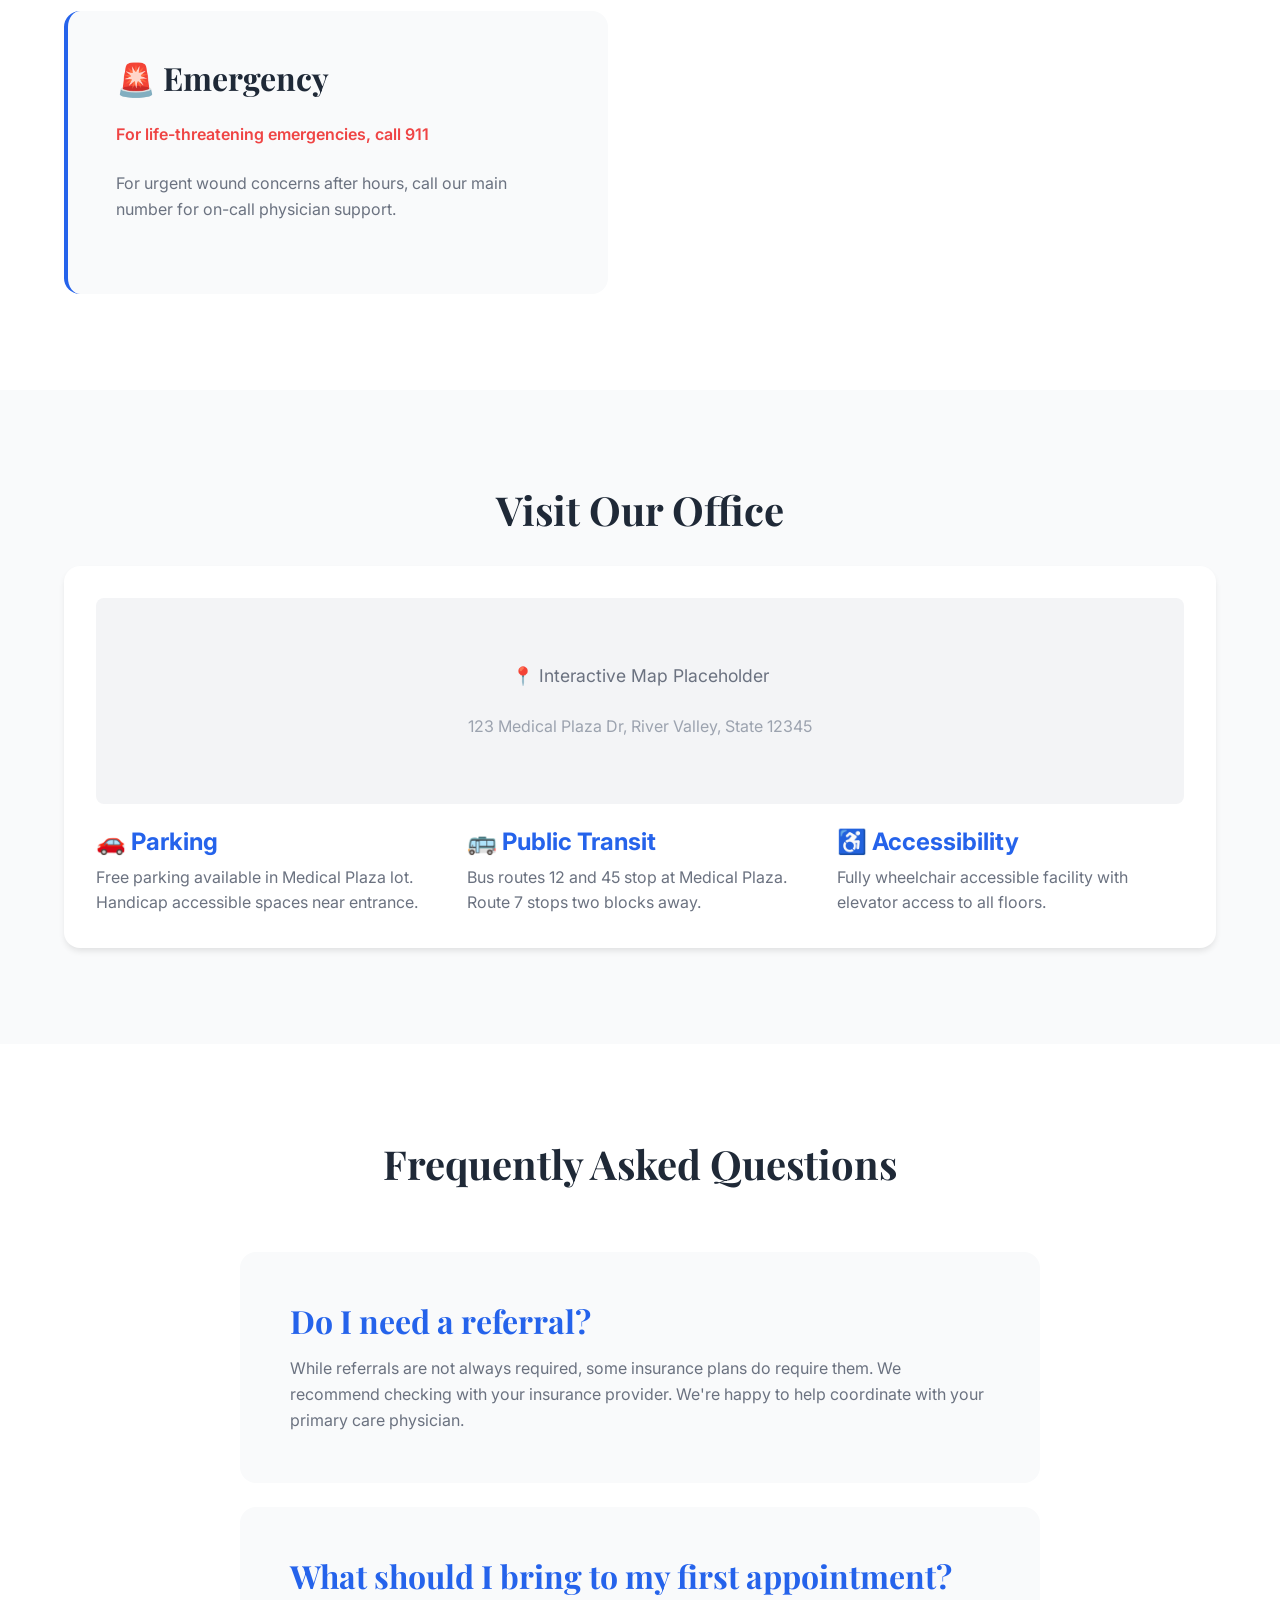
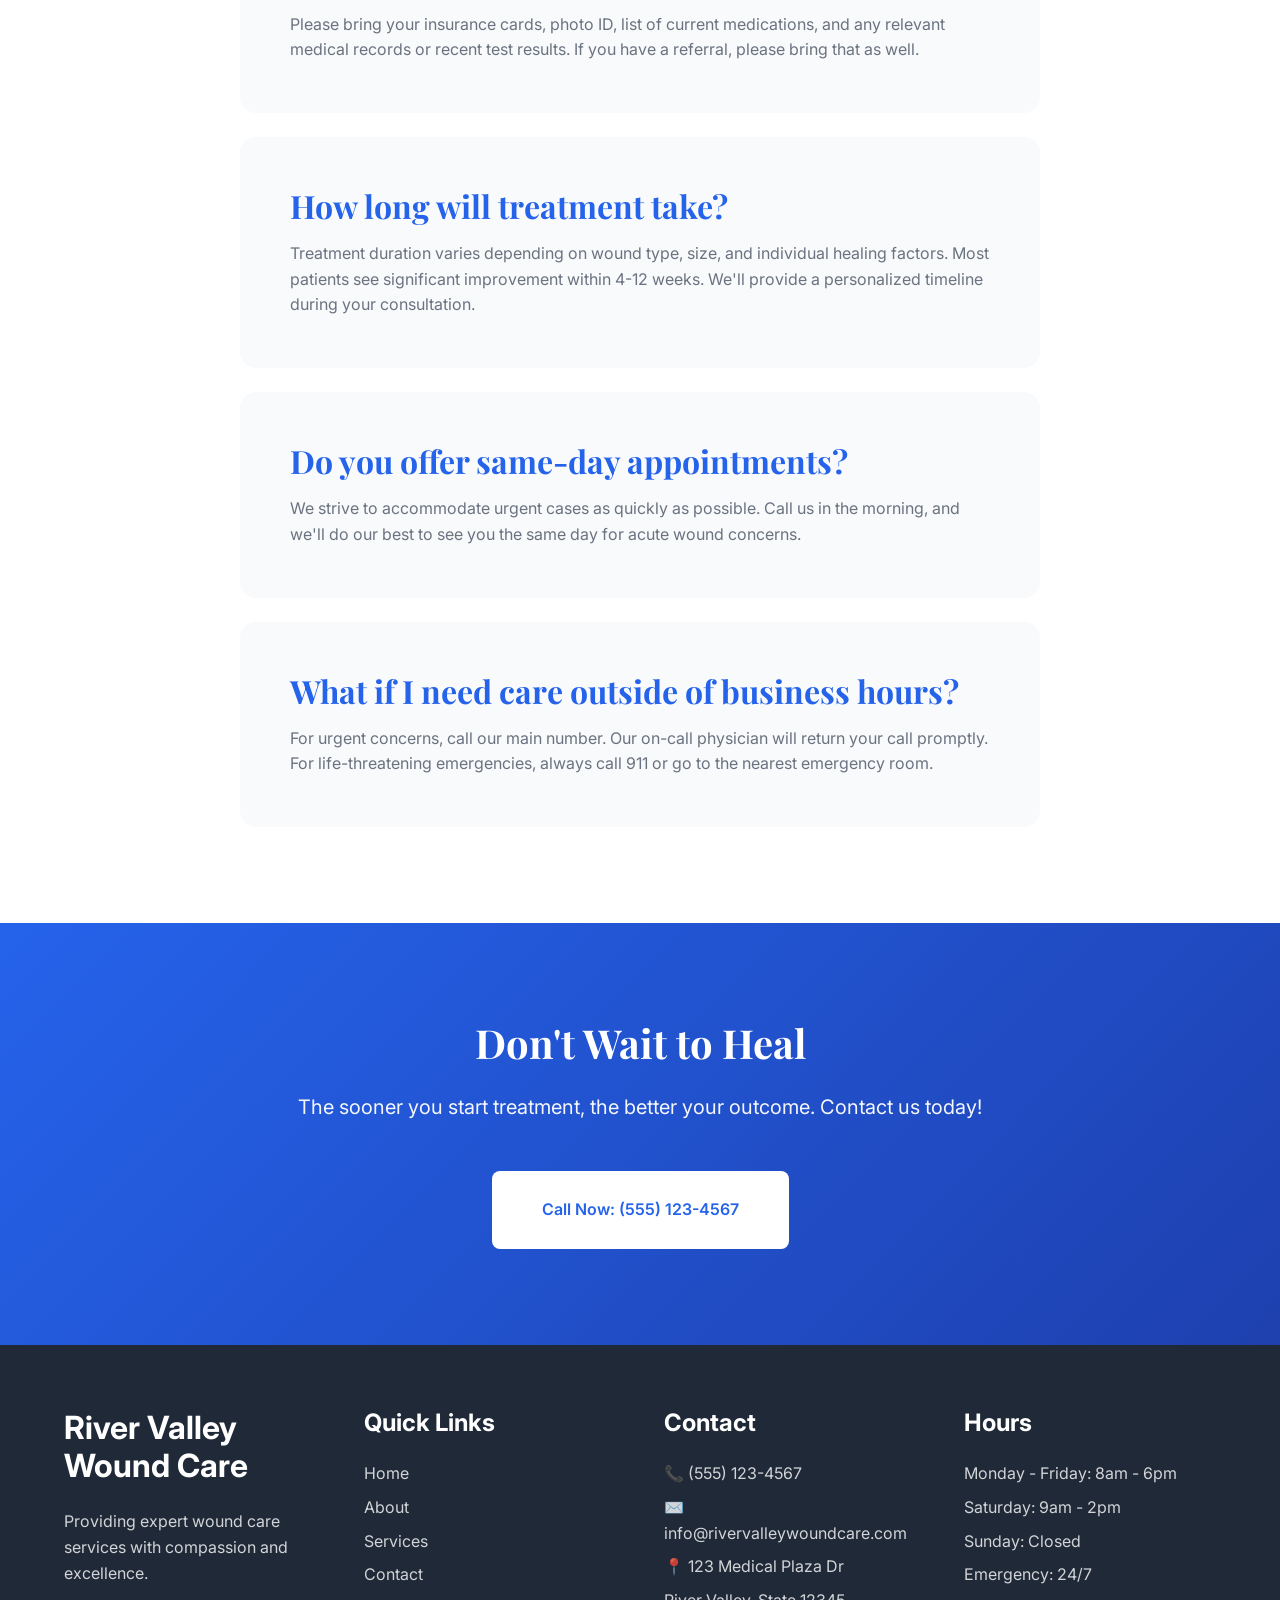
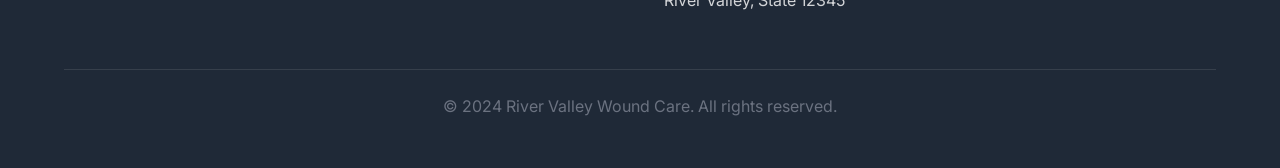
<file: contact.html>
<!DOCTYPE html>
<html lang="en">
<head>
    <meta charset="UTF-8">
    <meta name="viewport" content="width=device-width, initial-scale=1.0">
    <meta name="description" content="Contact River Valley Wound Care to schedule an appointment or learn more about our services">
    <title>Contact Us - River Valley Wound Care</title>
    <link rel="stylesheet" href="css/styles.css">
    <link rel="preconnect" href="https://fonts.googleapis.com">
    <link rel="preconnect" href="https://fonts.gstatic.com" crossorigin>
    <link href="https://fonts.googleapis.com/css2?family=Inter:wght@300;400;500;600;700&family=Playfair+Display:wght@600;700&display=swap" rel="stylesheet">
</head>
<body>
    <!-- Navigation -->
    <nav class="navbar">
        <div class="container">
            <div class="nav-wrapper">
                <a href="index.html" class="logo">
                    <span class="logo-icon">🏥</span>
                    <span class="logo-text">River Valley Wound Care</span>
                </a>
                <button class="mobile-menu-toggle" aria-label="Toggle menu">
                    <span></span>
                    <span></span>
                    <span></span>
                </button>
                <ul class="nav-menu">
                    <li><a href="index.html">Home</a></li>
                    <li><a href="about.html">About</a></li>
                    <li><a href="services.html">Services</a></li>
                    <li><a href="contact.html" class="active">Contact</a></li>
                    <li><a href="contact.html" class="btn-primary-small">Book Appointment</a></li>
                </ul>
            </div>
        </div>
    </nav>

    <!-- Page Header -->
    <section class="page-header">
        <div class="container">
            <h1>Contact Us</h1>
            <p>We're here to help you start your healing journey. Reach out today!</p>
        </div>
    </section>

    <!-- Contact Section -->
    <section class="contact-section">
        <div class="container">
            <div class="contact-grid">
                <!-- Contact Information -->
                <div>
                    <h2>Get in Touch</h2>
                    <p class="lead-text">Have questions or ready to schedule an appointment? We'd love to hear from you.</p>

                    <div class="contact-info-card" style="margin-top: 2rem;">
                        <h3>📞 Phone</h3>
                        <p style="font-size: 1.25rem; color: var(--primary-color); font-weight: 600;">(555) 123-4567</p>
                        <p>Monday - Friday: 8am - 6pm<br>Saturday: 9am - 2pm<br>Emergency: 24/7</p>
                    </div>

                    <div class="contact-info-card" style="margin-top: 1.5rem;">
                        <h3>✉️ Email</h3>
                        <p style="font-size: 1.25rem; color: var(--primary-color); font-weight: 600;">info@rivervalleywoundcare.com</p>
                        <p>We typically respond within 24 hours</p>
                    </div>

                    <div class="contact-info-card" style="margin-top: 1.5rem;">
                        <h3>📍 Location</h3>
                        <p style="font-size: 1.25rem; color: var(--primary-color); font-weight: 600;">123 Medical Plaza Dr<br>River Valley, State 12345</p>
                        <p>Ample parking available<br>Wheelchair accessible</p>
                    </div>

                    <div class="contact-info-card" style="margin-top: 1.5rem;">
                        <h3>🚨 Emergency</h3>
                        <p style="color: var(--error); font-weight: 600;">For life-threatening emergencies, call 911</p>
                        <p>For urgent wound concerns after hours, call our main number for on-call physician support.</p>
                    </div>
                </div>

                <!-- Contact Form -->
                <div>
                    <h2>Send Us a Message</h2>
                    <form id="contactForm" style="margin-top: 2rem;">
                        <div class="form-group">
                            <label for="name">Full Name *</label>
                            <input type="text" id="name" name="name" required>
                        </div>

                        <div class="form-group">
                            <label for="email">Email Address *</label>
                            <input type="email" id="email" name="email" required>
                        </div>

                        <div class="form-group">
                            <label for="phone">Phone Number *</label>
                            <input type="tel" id="phone" name="phone" required>
                        </div>

                        <div class="form-group">
                            <label for="reason">Reason for Contact *</label>
                            <select id="reason" name="reason" required>
                                <option value="">Please select...</option>
                                <option value="new-patient">New Patient Appointment</option>
                                <option value="existing-patient">Existing Patient Question</option>
                                <option value="insurance">Insurance Question</option>
                                <option value="referral">Physician Referral</option>
                                <option value="general">General Inquiry</option>
                                <option value="other">Other</option>
                            </select>
                        </div>

                        <div class="form-group">
                            <label for="preferred-contact">Preferred Contact Method</label>
                            <select id="preferred-contact" name="preferred-contact">
                                <option value="phone">Phone</option>
                                <option value="email">Email</option>
                                <option value="either">Either</option>
                            </select>
                        </div>

                        <div class="form-group">
                            <label for="message">Message *</label>
                            <textarea id="message" name="message" required placeholder="Please provide details about your inquiry or the type of wound care you need..."></textarea>
                        </div>

                        <div class="form-group">
                            <label style="display: flex; align-items: start; gap: 0.5rem; cursor: pointer;">
                                <input type="checkbox" required style="width: auto; margin-top: 0.25rem;">
                                <span style="font-weight: normal; color: var(--text-secondary);">I consent to River Valley Wound Care contacting me about my inquiry. I understand that my information will be kept confidential per HIPAA regulations.</span>
                            </label>
                        </div>

                        <button type="submit" class="btn-primary">Send Message</button>

                        <div id="formMessage" style="margin-top: 1rem; padding: 1rem; border-radius: 0.5rem; display: none;"></div>
                    </form>
                </div>
            </div>
        </div>
    </section>

    <!-- Map Section -->
    <section class="content-section" style="background: var(--background-alt);">
        <div class="container">
            <h2 class="text-center mb-3">Visit Our Office</h2>
            <div style="background: white; padding: 2rem; border-radius: 1rem; box-shadow: var(--shadow-md); text-align: center;">
                <div style="background: var(--background-dark); border-radius: 0.5rem; padding: 4rem 2rem; margin-bottom: 1.5rem;">
                    <p style="color: var(--text-secondary); font-size: 1.1rem;">📍 Interactive Map Placeholder</p>
                    <p style="color: var(--text-light); margin-bottom: 0;">123 Medical Plaza Dr, River Valley, State 12345</p>
                </div>
                <div style="display: grid; grid-template-columns: repeat(auto-fit, minmax(200px, 1fr)); gap: 1.5rem; text-align: left;">
                    <div>
                        <h4 style="font-family: var(--font-body); color: var(--primary-color); margin-bottom: 0.5rem;">🚗 Parking</h4>
                        <p style="margin-bottom: 0; color: var(--text-secondary);">Free parking available in Medical Plaza lot. Handicap accessible spaces near entrance.</p>
                    </div>
                    <div>
                        <h4 style="font-family: var(--font-body); color: var(--primary-color); margin-bottom: 0.5rem;">🚌 Public Transit</h4>
                        <p style="margin-bottom: 0; color: var(--text-secondary);">Bus routes 12 and 45 stop at Medical Plaza. Route 7 stops two blocks away.</p>
                    </div>
                    <div>
                        <h4 style="font-family: var(--font-body); color: var(--primary-color); margin-bottom: 0.5rem;">♿ Accessibility</h4>
                        <p style="margin-bottom: 0; color: var(--text-secondary);">Fully wheelchair accessible facility with elevator access to all floors.</p>
                    </div>
                </div>
            </div>
        </div>
    </section>

    <!-- FAQ Section -->
    <section class="content-section">
        <div class="container">
            <div class="section-header">
                <h2 class="section-title">Frequently Asked Questions</h2>
            </div>
            <div style="max-width: 800px; margin: 0 auto;">
                <div class="feature-card" style="text-align: left; margin-bottom: 1.5rem;">
                    <h3 style="color: var(--primary-color);">Do I need a referral?</h3>
                    <p style="margin-bottom: 0;">While referrals are not always required, some insurance plans do require them. We recommend checking with your insurance provider. We're happy to help coordinate with your primary care physician.</p>
                </div>

                <div class="feature-card" style="text-align: left; margin-bottom: 1.5rem;">
                    <h3 style="color: var(--primary-color);">What should I bring to my first appointment?</h3>
                    <p style="margin-bottom: 0;">Please bring your insurance cards, photo ID, list of current medications, and any relevant medical records or recent test results. If you have a referral, please bring that as well.</p>
                </div>

                <div class="feature-card" style="text-align: left; margin-bottom: 1.5rem;">
                    <h3 style="color: var(--primary-color);">How long will treatment take?</h3>
                    <p style="margin-bottom: 0;">Treatment duration varies depending on wound type, size, and individual healing factors. Most patients see significant improvement within 4-12 weeks. We'll provide a personalized timeline during your consultation.</p>
                </div>

                <div class="feature-card" style="text-align: left; margin-bottom: 1.5rem;">
                    <h3 style="color: var(--primary-color);">Do you offer same-day appointments?</h3>
                    <p style="margin-bottom: 0;">We strive to accommodate urgent cases as quickly as possible. Call us in the morning, and we'll do our best to see you the same day for acute wound concerns.</p>
                </div>

                <div class="feature-card" style="text-align: left;">
                    <h3 style="color: var(--primary-color);">What if I need care outside of business hours?</h3>
                    <p style="margin-bottom: 0;">For urgent concerns, call our main number. Our on-call physician will return your call promptly. For life-threatening emergencies, always call 911 or go to the nearest emergency room.</p>
                </div>
            </div>
        </div>
    </section>

    <!-- CTA Section -->
    <section class="cta">
        <div class="container">
            <div class="cta-content">
                <h2>Don't Wait to Heal</h2>
                <p>The sooner you start treatment, the better your outcome. Contact us today!</p>
                <a href="tel:5551234567" class="btn-primary">Call Now: (555) 123-4567</a>
            </div>
        </div>
    </section>

    <!-- Footer -->
    <footer class="footer">
        <div class="container">
            <div class="footer-grid">
                <div class="footer-column">
                    <h3>River Valley Wound Care</h3>
                    <p>Providing expert wound care services with compassion and excellence.</p>
                </div>
                <div class="footer-column">
                    <h4>Quick Links</h4>
                    <ul>
                        <li><a href="index.html">Home</a></li>
                        <li><a href="about.html">About</a></li>
                        <li><a href="services.html">Services</a></li>
                        <li><a href="contact.html">Contact</a></li>
                    </ul>
                </div>
                <div class="footer-column">
                    <h4>Contact</h4>
                    <ul>
                        <li>📞 (555) 123-4567</li>
                        <li>✉️ info@rivervalleywoundcare.com</li>
                        <li>📍 123 Medical Plaza Dr</li>
                        <li>River Valley, State 12345</li>
                    </ul>
                </div>
                <div class="footer-column">
                    <h4>Hours</h4>
                    <ul>
                        <li>Monday - Friday: 8am - 6pm</li>
                        <li>Saturday: 9am - 2pm</li>
                        <li>Sunday: Closed</li>
                        <li>Emergency: 24/7</li>
                    </ul>
                </div>
            </div>
            <div class="footer-bottom">
                <p>&copy; 2024 River Valley Wound Care. All rights reserved.</p>
            </div>
        </div>
    </footer>

    <script src="js/main.js"></script>
</body>
</html>
</file>
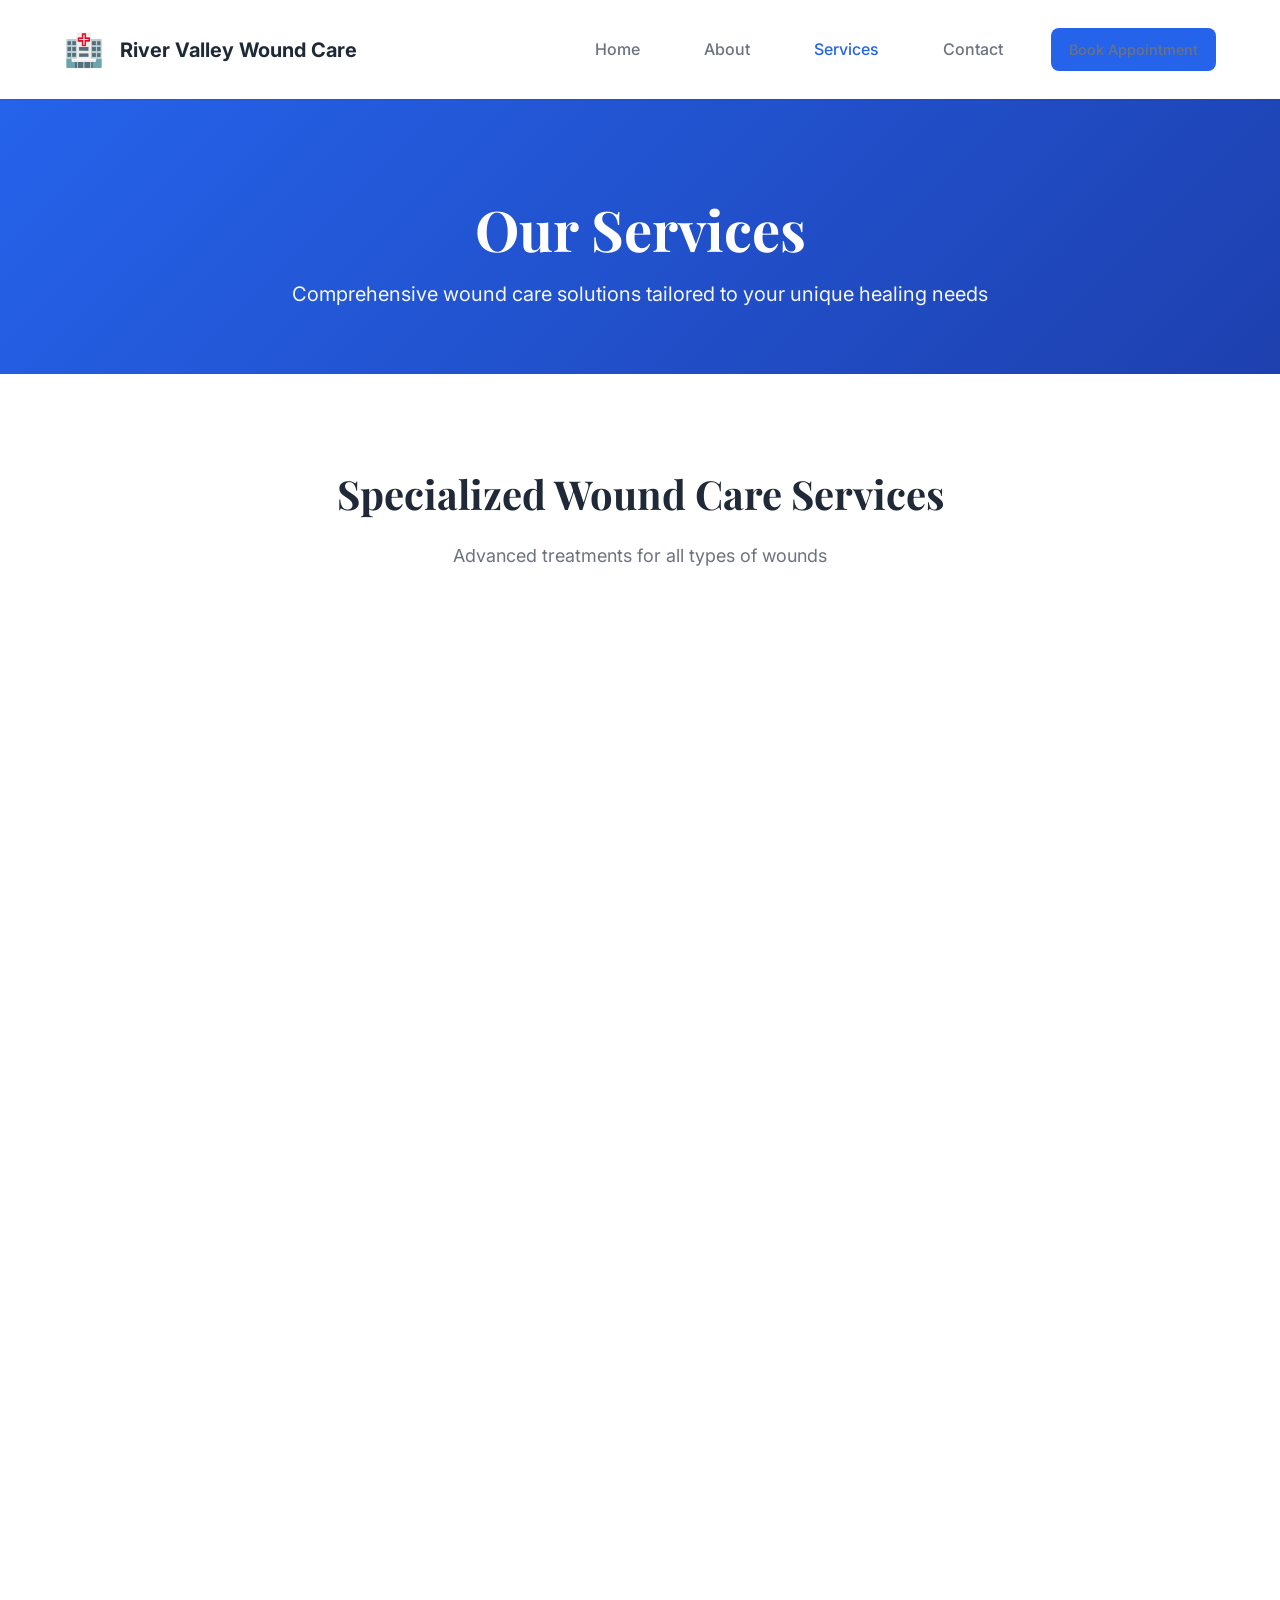
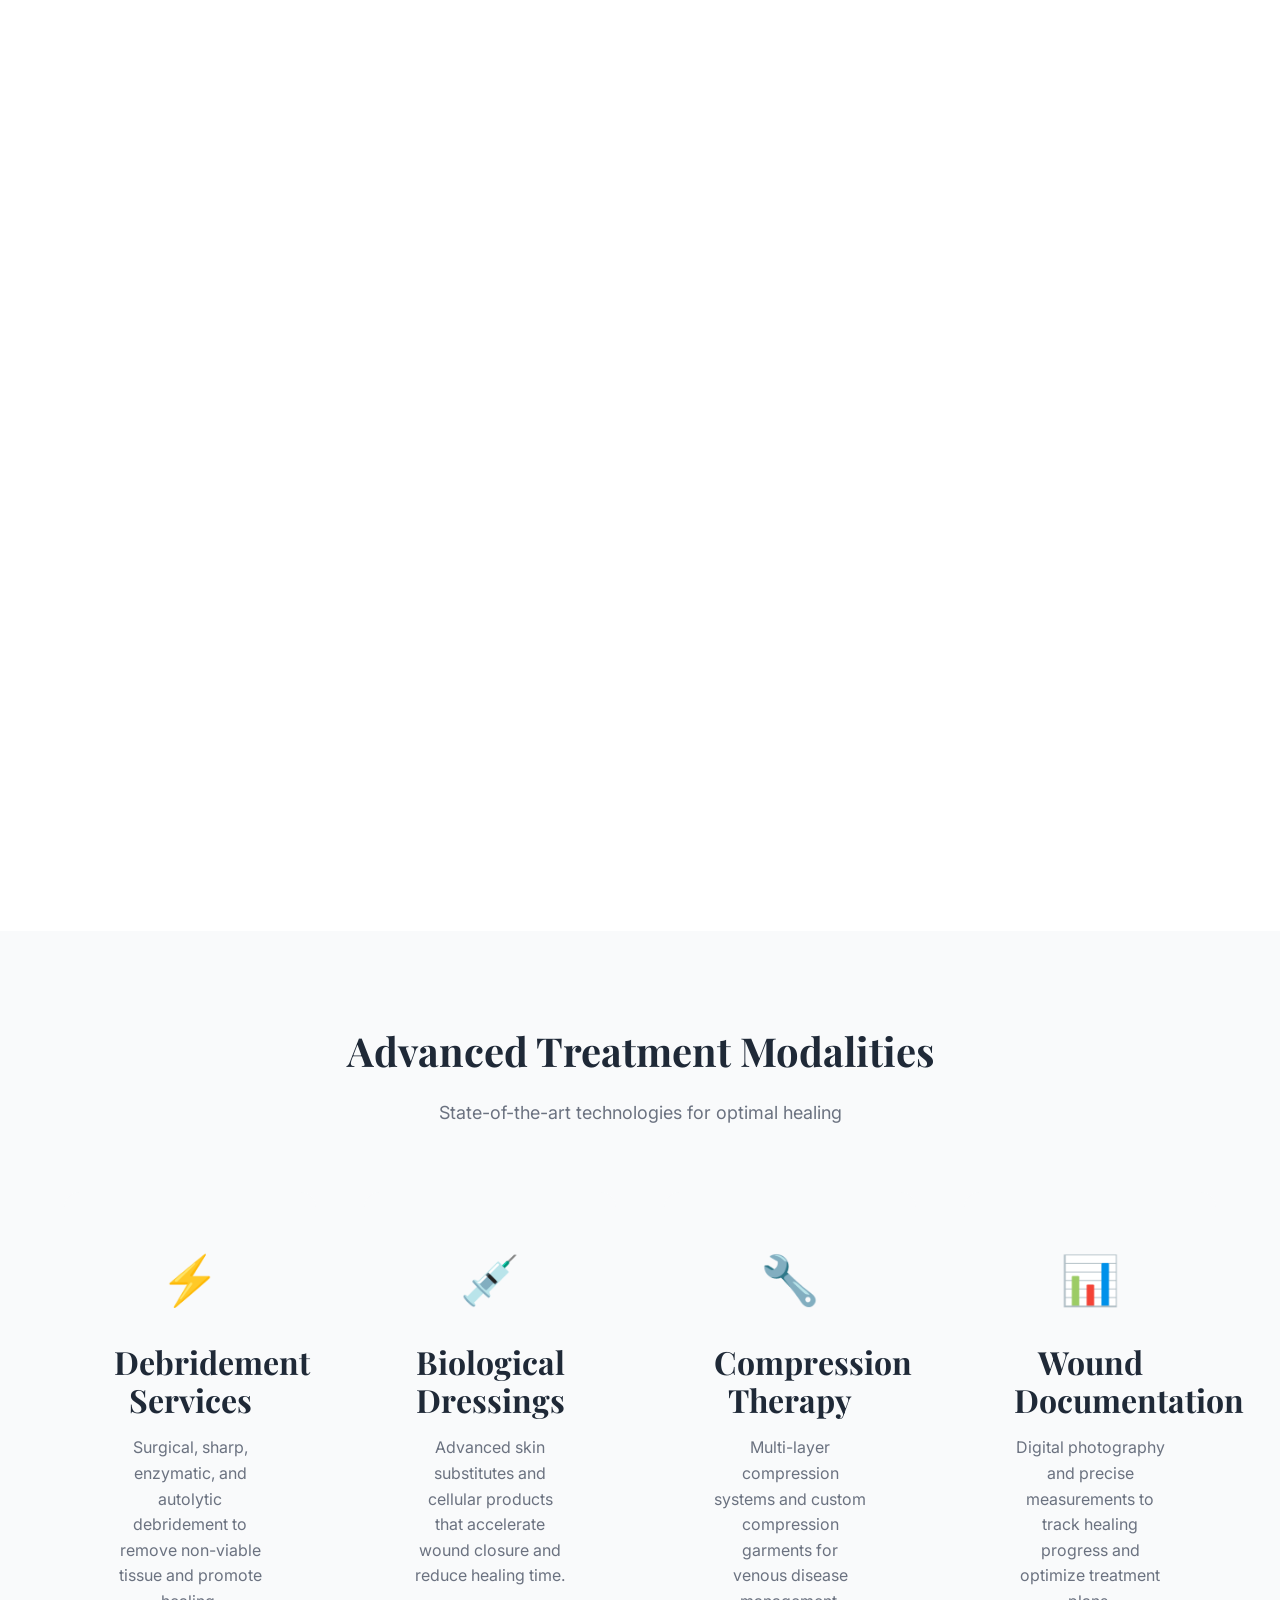
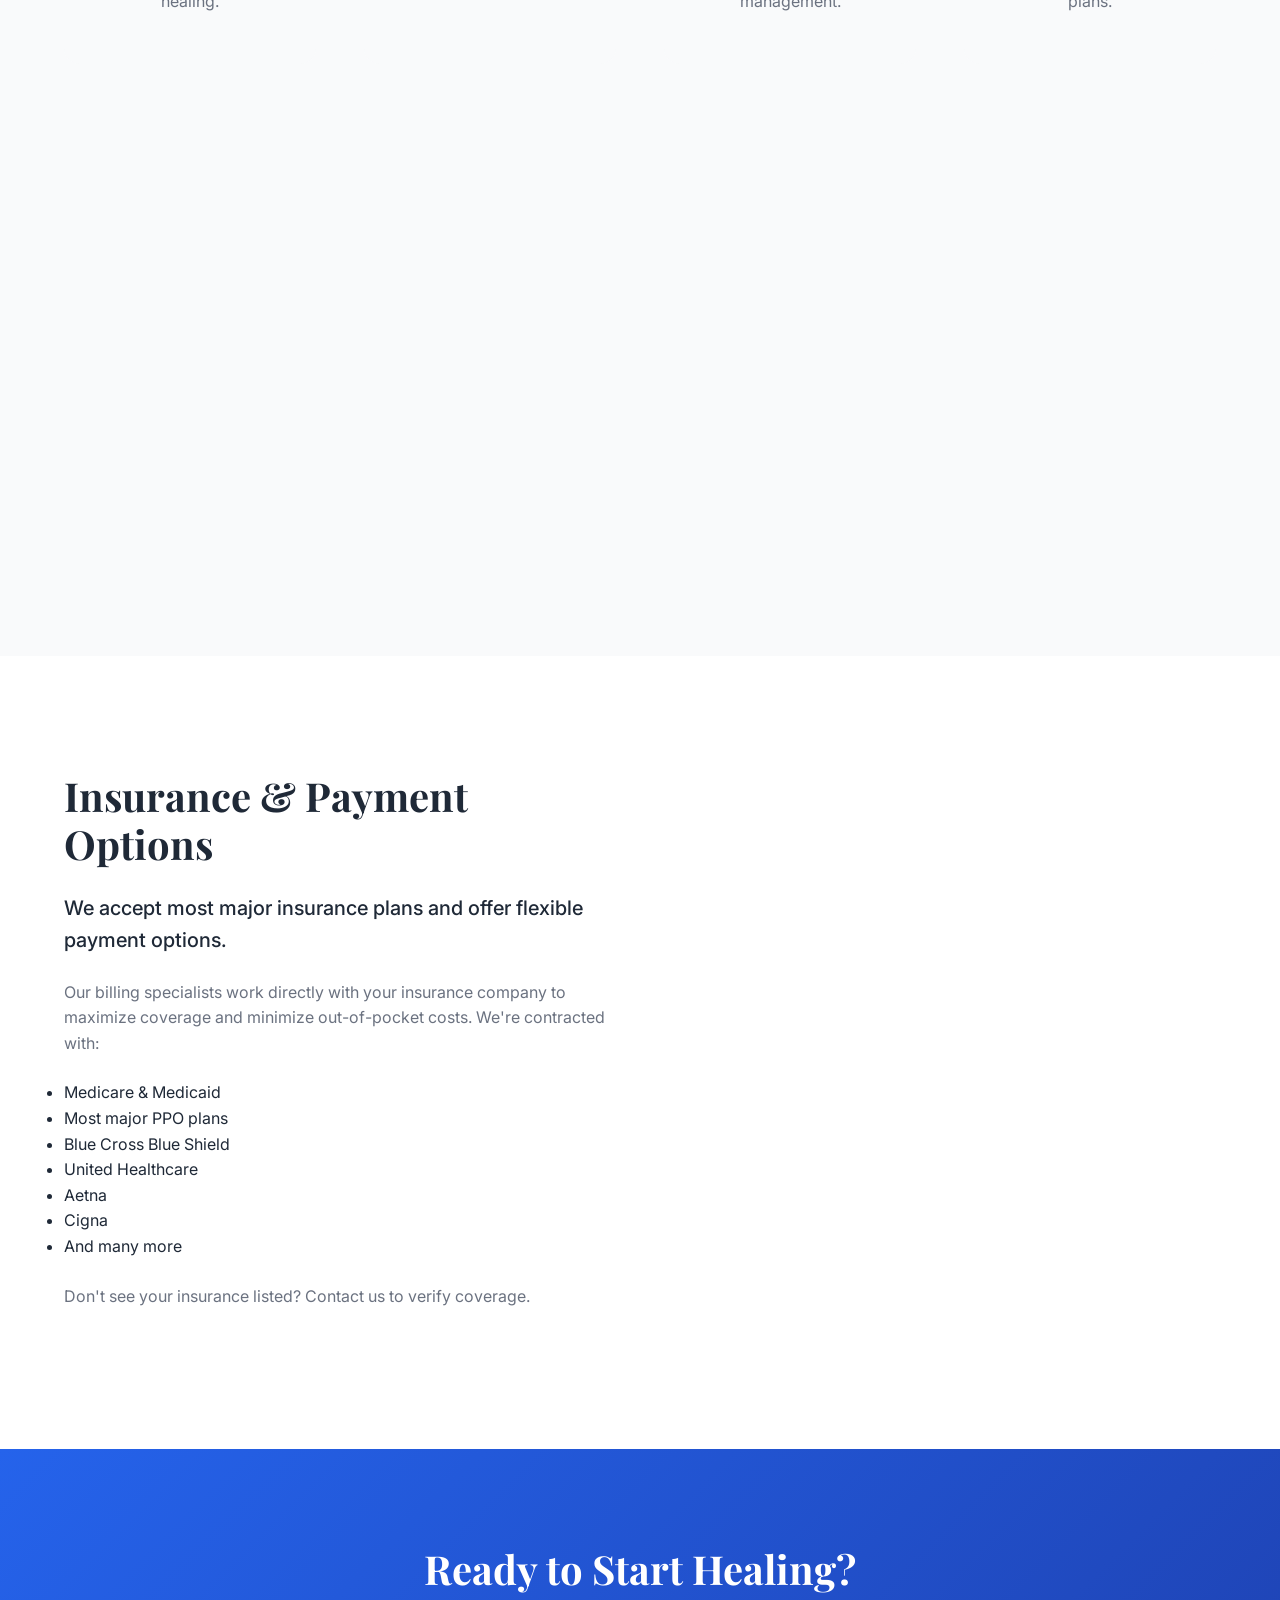
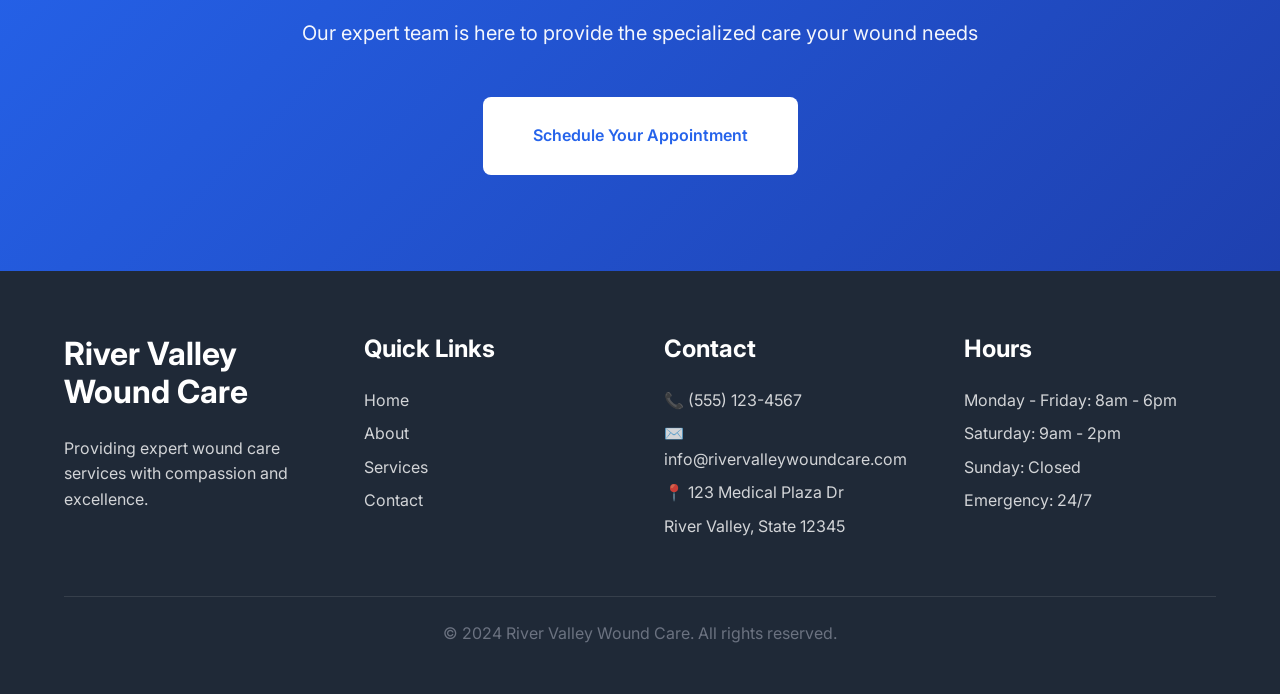
<file: services.html>
<!DOCTYPE html>
<html lang="en">
<head>
    <meta charset="UTF-8">
    <meta name="viewport" content="width=device-width, initial-scale=1.0">
    <meta name="description" content="Comprehensive wound care services including diabetic ulcers, pressure wounds, and advanced healing therapies">
    <title>Services - River Valley Wound Care</title>
    <link rel="stylesheet" href="css/styles.css">
    <link rel="preconnect" href="https://fonts.googleapis.com">
    <link rel="preconnect" href="https://fonts.gstatic.com" crossorigin>
    <link href="https://fonts.googleapis.com/css2?family=Inter:wght@300;400;500;600;700&family=Playfair+Display:wght@600;700&display=swap" rel="stylesheet">
</head>
<body>
    <!-- Navigation -->
    <nav class="navbar">
        <div class="container">
            <div class="nav-wrapper">
                <a href="index.html" class="logo">
                    <span class="logo-icon">🏥</span>
                    <span class="logo-text">River Valley Wound Care</span>
                </a>
                <button class="mobile-menu-toggle" aria-label="Toggle menu">
                    <span></span>
                    <span></span>
                    <span></span>
                </button>
                <ul class="nav-menu">
                    <li><a href="index.html">Home</a></li>
                    <li><a href="about.html">About</a></li>
                    <li><a href="services.html" class="active">Services</a></li>
                    <li><a href="contact.html">Contact</a></li>
                    <li><a href="contact.html" class="btn-primary-small">Book Appointment</a></li>
                </ul>
            </div>
        </div>
    </nav>

    <!-- Page Header -->
    <section class="page-header">
        <div class="container">
            <h1>Our Services</h1>
            <p>Comprehensive wound care solutions tailored to your unique healing needs</p>
        </div>
    </section>

    <!-- Main Services Section -->
    <section class="content-section">
        <div class="container">
            <div class="section-header">
                <h2 class="section-title">Specialized Wound Care Services</h2>
                <p class="section-subtitle">Advanced treatments for all types of wounds</p>
            </div>
            <div class="services-grid">
                <div class="service-card">
                    <div class="service-icon-large">🩺</div>
                    <div class="service-content">
                        <h3>Diabetic Wound Care</h3>
                        <p>Specialized treatment for diabetic foot ulcers and complications, focusing on prevention and healing.</p>
                        <ul>
                            <li>Diabetic foot ulcer treatment</li>
                            <li>Neuropathy assessment</li>
                            <li>Vascular screening</li>
                            <li>Custom orthotics and offloading</li>
                            <li>Patient education on foot care</li>
                            <li>Infection management</li>
                        </ul>
                        <p><strong>Success Rate:</strong> 92% healing within 12 weeks</p>
                    </div>
                </div>

                <div class="service-card">
                    <div class="service-icon-large">💺</div>
                    <div class="service-content">
                        <h3>Pressure Ulcer Treatment</h3>
                        <p>Expert care for pressure injuries with advanced healing protocols and prevention strategies.</p>
                        <ul>
                            <li>All stages of pressure injuries</li>
                            <li>Advanced wound dressings</li>
                            <li>Pressure redistribution devices</li>
                            <li>Nutritional optimization</li>
                            <li>Surgical consultation when needed</li>
                            <li>Caregiver education</li>
                        </ul>
                        <p><strong>Specialty:</strong> Stage 3 & 4 pressure injuries</p>
                    </div>
                </div>

                <div class="service-card">
                    <div class="service-icon-large">🔄</div>
                    <div class="service-content">
                        <h3>Venous & Arterial Ulcers</h3>
                        <p>Comprehensive vascular wound care addressing circulation and underlying disease processes.</p>
                        <ul>
                            <li>Venous insufficiency treatment</li>
                            <li>Compression therapy management</li>
                            <li>Arterial disease evaluation</li>
                            <li>Vascular surgery coordination</li>
                            <li>Lymphedema management</li>
                            <li>Edema reduction protocols</li>
                        </ul>
                        <p><strong>Focus:</strong> Addressing root vascular causes</p>
                    </div>
                </div>

                <div class="service-card">
                    <div class="service-icon-large">🔪</div>
                    <div class="service-content">
                        <h3>Surgical & Traumatic Wounds</h3>
                        <p>Post-operative wound care and treatment for traumatic injuries requiring specialized attention.</p>
                        <ul>
                            <li>Surgical site infection treatment</li>
                            <li>Dehiscence management</li>
                            <li>Trauma wound care</li>
                            <li>Complex laceration treatment</li>
                            <li>Scar management</li>
                            <li>Burn care (1st & 2nd degree)</li>
                        </ul>
                        <p><strong>Specialty:</strong> Complex surgical complications</p>
                    </div>
                </div>

                <div class="service-card">
                    <div class="service-icon-large">🔬</div>
                    <div class="service-content">
                        <h3>Advanced Wound Therapies</h3>
                        <p>Cutting-edge treatments for wounds that haven't responded to conventional care.</p>
                        <ul>
                            <li>Negative pressure wound therapy (NPWT)</li>
                            <li>Bioengineered skin substitutes</li>
                            <li>Growth factor applications</li>
                            <li>Cellular and tissue-based products</li>
                            <li>Hyperbaric oxygen therapy referral</li>
                            <li>Platelet-rich plasma (PRP)</li>
                        </ul>
                        <p><strong>Technology:</strong> Latest FDA-approved treatments</p>
                    </div>
                </div>

                <div class="service-card">
                    <div class="service-icon-large">🧬</div>
                    <div class="service-content">
                        <h3>Infection Management</h3>
                        <p>Aggressive treatment of wound infections with advanced diagnostics and therapies.</p>
                        <ul>
                            <li>Wound culture and sensitivity testing</li>
                            <li>Biofilm management</li>
                            <li>Antimicrobial dressing selection</li>
                            <li>IV antibiotic coordination</li>
                            <li>MRSA and resistant organism treatment</li>
                            <li>Infection prevention protocols</li>
                        </ul>
                        <p><strong>Expertise:</strong> Complex and resistant infections</p>
                    </div>
                </div>
            </div>
        </div>
    </section>

    <!-- Treatment Modalities -->
    <section class="content-section">
        <div class="container">
            <div class="section-header">
                <h2 class="section-title">Advanced Treatment Modalities</h2>
                <p class="section-subtitle">State-of-the-art technologies for optimal healing</p>
            </div>
            <div class="features-grid">
                <div class="feature-card">
                    <div class="feature-icon">⚡</div>
                    <h3>Debridement Services</h3>
                    <p>Surgical, sharp, enzymatic, and autolytic debridement to remove non-viable tissue and promote healing.</p>
                </div>
                <div class="feature-card">
                    <div class="feature-icon">💉</div>
                    <h3>Biological Dressings</h3>
                    <p>Advanced skin substitutes and cellular products that accelerate wound closure and reduce healing time.</p>
                </div>
                <div class="feature-card">
                    <div class="feature-icon">🔧</div>
                    <h3>Compression Therapy</h3>
                    <p>Multi-layer compression systems and custom compression garments for venous disease management.</p>
                </div>
                <div class="feature-card">
                    <div class="feature-icon">📊</div>
                    <h3>Wound Documentation</h3>
                    <p>Digital photography and precise measurements to track healing progress and optimize treatment plans.</p>
                </div>
                <div class="feature-card">
                    <div class="feature-icon">🎯</div>
                    <h3>Offloading Solutions</h3>
                    <p>Custom boots, total contact casts, and specialized footwear to reduce pressure on healing wounds.</p>
                </div>
                <div class="feature-card">
                    <div class="feature-icon">🔬</div>
                    <h3>Laboratory Services</h3>
                    <p>On-site or coordinated lab work including cultures, biopsies, and specialized testing as needed.</p>
                </div>
            </div>
        </div>
    </section>

    <!-- Insurance & Payment -->
    <section class="content-section">
        <div class="container">
            <div class="two-column">
                <div class="column">
                    <h2>Insurance & Payment Options</h2>
                    <p class="lead-text">We accept most major insurance plans and offer flexible payment options.</p>
                    <p>Our billing specialists work directly with your insurance company to maximize coverage and minimize out-of-pocket costs. We're contracted with:</p>
                    <ul style="margin-bottom: 1.5rem;">
                        <li>Medicare & Medicaid</li>
                        <li>Most major PPO plans</li>
                        <li>Blue Cross Blue Shield</li>
                        <li>United Healthcare</li>
                        <li>Aetna</li>
                        <li>Cigna</li>
                        <li>And many more</li>
                    </ul>
                    <p>Don't see your insurance listed? Contact us to verify coverage.</p>
                </div>
                <div class="column">
                    <div class="feature-card">
                        <h3>What to Expect</h3>
                        <div style="text-align: left;">
                            <h4 style="font-family: var(--font-body); font-size: 1.1rem; margin-top: 1.5rem;">Your First Visit</h4>
                            <ul style="margin-bottom: 1.5rem;">
                                <li>Comprehensive wound assessment</li>
                                <li>Medical history review</li>
                                <li>Treatment plan development</li>
                                <li>Patient education</li>
                            </ul>

                            <h4 style="font-family: var(--font-body); font-size: 1.1rem; margin-top: 1.5rem;">Follow-Up Visits</h4>
                            <ul style="margin-bottom: 1.5rem;">
                                <li>Progress evaluation</li>
                                <li>Dressing changes</li>
                                <li>Treatment adjustments</li>
                                <li>Ongoing education</li>
                            </ul>

                            <h4 style="font-family: var(--font-body); font-size: 1.1rem; margin-top: 1.5rem;">Duration</h4>
                            <p style="margin-bottom: 0;">Initial visits typically last 45-60 minutes. Follow-ups are usually 20-30 minutes.</p>
                        </div>
                    </div>
                </div>
            </div>
        </div>
    </section>

    <!-- CTA Section -->
    <section class="cta">
        <div class="container">
            <div class="cta-content">
                <h2>Ready to Start Healing?</h2>
                <p>Our expert team is here to provide the specialized care your wound needs</p>
                <a href="contact.html" class="btn-primary">Schedule Your Appointment</a>
            </div>
        </div>
    </section>

    <!-- Footer -->
    <footer class="footer">
        <div class="container">
            <div class="footer-grid">
                <div class="footer-column">
                    <h3>River Valley Wound Care</h3>
                    <p>Providing expert wound care services with compassion and excellence.</p>
                </div>
                <div class="footer-column">
                    <h4>Quick Links</h4>
                    <ul>
                        <li><a href="index.html">Home</a></li>
                        <li><a href="about.html">About</a></li>
                        <li><a href="services.html">Services</a></li>
                        <li><a href="contact.html">Contact</a></li>
                    </ul>
                </div>
                <div class="footer-column">
                    <h4>Contact</h4>
                    <ul>
                        <li>📞 (555) 123-4567</li>
                        <li>✉️ info@rivervalleywoundcare.com</li>
                        <li>📍 123 Medical Plaza Dr</li>
                        <li>River Valley, State 12345</li>
                    </ul>
                </div>
                <div class="footer-column">
                    <h4>Hours</h4>
                    <ul>
                        <li>Monday - Friday: 8am - 6pm</li>
                        <li>Saturday: 9am - 2pm</li>
                        <li>Sunday: Closed</li>
                        <li>Emergency: 24/7</li>
                    </ul>
                </div>
            </div>
            <div class="footer-bottom">
                <p>&copy; 2024 River Valley Wound Care. All rights reserved.</p>
            </div>
        </div>
    </footer>

    <script src="js/main.js"></script>
</body>
</html>
</file>
<file: styles.css>
/* Reset and Base Styles */
* {
    margin: 0;
    padding: 0;
    box-sizing: border-box;
}

:root {
    --primary-color: #0066cc;
    --secondary-color: #004d99;
    --accent-color: #00a8e8;
    --text-dark: #333333;
    --text-light: #666666;
    --bg-light: #f8f9fa;
    --bg-white: #ffffff;
    --border-color: #e0e0e0;
    --success-color: #28a745;
    --shadow: 0 2px 10px rgba(0, 0, 0, 0.1);
    --shadow-hover: 0 4px 20px rgba(0, 0, 0, 0.15);
}

body {
    font-family: 'Open Sans', -apple-system, BlinkMacSystemFont, 'Segoe UI', sans-serif;
    line-height: 1.6;
    color: var(--text-dark);
    overflow-x: hidden;
}

.container {
    max-width: 1200px;
    margin: 0 auto;
    padding: 0 20px;
}

/* Header and Navigation */
header {
    background: var(--bg-white);
    box-shadow: var(--shadow);
    position: sticky;
    top: 0;
    z-index: 1000;
}

.navbar {
    padding: 1rem 0;
}

.navbar .container {
    display: flex;
    justify-content: space-between;
    align-items: center;
}

.logo h1 {
    font-family: 'Montserrat', sans-serif;
    color: var(--primary-color);
    font-size: 1.5rem;
    font-weight: 700;
}

.nav-links {
    display: flex;
    list-style: none;
    gap: 2rem;
}

.nav-links a {
    text-decoration: none;
    color: var(--text-dark);
    font-weight: 600;
    transition: color 0.3s ease;
    position: relative;
}

.nav-links a:hover {
    color: var(--primary-color);
}

.nav-links a::after {
    content: '';
    position: absolute;
    bottom: -5px;
    left: 0;
    width: 0;
    height: 2px;
    background: var(--primary-color);
    transition: width 0.3s ease;
}

.nav-links a:hover::after {
    width: 100%;
}

/* Hero Section */
.hero {
    background: linear-gradient(135deg, var(--primary-color) 0%, var(--secondary-color) 100%);
    color: white;
    padding: 100px 0;
    text-align: center;
}

.hero-content h2 {
    font-family: 'Montserrat', sans-serif;
    font-size: 3rem;
    margin-bottom: 1rem;
    font-weight: 700;
}

.hero-content p {
    font-size: 1.25rem;
    margin-bottom: 2rem;
    max-width: 600px;
    margin-left: auto;
    margin-right: auto;
}

.cta-button {
    display: inline-block;
    background: white;
    color: var(--primary-color);
    padding: 15px 40px;
    text-decoration: none;
    border-radius: 50px;
    font-weight: 600;
    font-size: 1.1rem;
    transition: all 0.3s ease;
    box-shadow: var(--shadow);
}

.cta-button:hover {
    transform: translateY(-3px);
    box-shadow: var(--shadow-hover);
}

/* Section Styles */
section {
    padding: 80px 0;
}

.section-title {
    font-family: 'Montserrat', sans-serif;
    font-size: 2.5rem;
    text-align: center;
    margin-bottom: 1rem;
    color: var(--text-dark);
    font-weight: 700;
}

.section-subtitle {
    text-align: center;
    color: var(--text-light);
    font-size: 1.1rem;
    margin-bottom: 3rem;
    max-width: 700px;
    margin-left: auto;
    margin-right: auto;
}

/* Team Section */
.team-section {
    background: var(--bg-light);
}

.team-grid {
    display: grid;
    grid-template-columns: repeat(auto-fit, minmax(250px, 1fr));
    gap: 2rem;
    margin-top: 3rem;
}

.team-member {
    background: white;
    padding: 2rem;
    border-radius: 10px;
    text-align: center;
    transition: all 0.3s ease;
    box-shadow: var(--shadow);
}

.team-member:hover {
    transform: translateY(-10px);
    box-shadow: var(--shadow-hover);
}

.member-photo {
    width: 150px;
    height: 150px;
    margin: 0 auto 1.5rem;
    border-radius: 50%;
    overflow: hidden;
    background: linear-gradient(135deg, var(--accent-color), var(--primary-color));
    display: flex;
    align-items: center;
    justify-content: center;
}

.photo-placeholder {
    width: 100%;
    height: 100%;
    display: flex;
    align-items: center;
    justify-content: center;
}

.photo-placeholder svg {
    width: 80px;
    height: 80px;
    color: white;
}

.team-member h3 {
    font-family: 'Montserrat', sans-serif;
    color: var(--text-dark);
    margin-bottom: 0.5rem;
    font-size: 1.3rem;
}

.member-title {
    color: var(--primary-color);
    font-weight: 600;
    margin-bottom: 1rem;
    font-size: 0.95rem;
}

.member-bio {
    color: var(--text-light);
    font-size: 0.95rem;
    line-height: 1.6;
}

/* FAQ Section */
.faq-section {
    background: white;
}

.faq-container {
    max-width: 900px;
    margin: 0 auto;
}

.faq-item {
    margin-bottom: 1rem;
    border: 1px solid var(--border-color);
    border-radius: 8px;
    overflow: hidden;
    background: white;
    transition: all 0.3s ease;
}

.faq-item:hover {
    box-shadow: var(--shadow);
}

.faq-question {
    width: 100%;
    padding: 1.5rem;
    background: white;
    border: none;
    text-align: left;
    font-size: 1.1rem;
    font-weight: 600;
    color: var(--text-dark);
    cursor: pointer;
    display: flex;
    justify-content: space-between;
    align-items: center;
    transition: all 0.3s ease;
}

.faq-question:hover {
    color: var(--primary-color);
    background: var(--bg-light);
}

.faq-icon {
    font-size: 1.5rem;
    color: var(--primary-color);
    transition: transform 0.3s ease;
}

.faq-item.active .faq-icon {
    transform: rotate(45deg);
}

.faq-answer {
    max-height: 0;
    overflow: hidden;
    transition: max-height 0.3s ease, padding 0.3s ease;
    padding: 0 1.5rem;
    background: var(--bg-light);
}

.faq-item.active .faq-answer {
    max-height: 500px;
    padding: 1.5rem;
}

.faq-answer p {
    color: var(--text-light);
    line-height: 1.8;
}

/* Location Section */
.location-section {
    background: var(--bg-light);
}

.location-grid {
    display: grid;
    grid-template-columns: 1fr 1fr;
    gap: 3rem;
    margin-top: 3rem;
}

.location-info {
    display: flex;
    flex-direction: column;
    gap: 2rem;
}

.info-card {
    background: white;
    padding: 2rem;
    border-radius: 10px;
    box-shadow: var(--shadow);
}

.info-card h3 {
    font-family: 'Montserrat', sans-serif;
    color: var(--primary-color);
    margin-bottom: 1rem;
    font-size: 1.3rem;
}

.info-card p {
    color: var(--text-light);
    line-height: 1.8;
    display: flex;
    align-items: flex-start;
    gap: 10px;
}

.info-card svg {
    color: var(--primary-color);
    flex-shrink: 0;
    margin-top: 3px;
}

.address {
    display: flex;
    align-items: flex-start;
    gap: 10px;
}

.hours-list {
    display: flex;
    flex-direction: column;
    gap: 0.75rem;
}

.hours-row {
    display: flex;
    justify-content: space-between;
    padding: 0.5rem 0;
    border-bottom: 1px solid var(--border-color);
}

.hours-row:last-child {
    border-bottom: none;
}

.day {
    font-weight: 600;
    color: var(--text-dark);
}

.time {
    color: var(--text-light);
}

.map-container {
    background: white;
    border-radius: 10px;
    overflow: hidden;
    box-shadow: var(--shadow);
    height: 100%;
    min-height: 500px;
}

.map-container iframe {
    width: 100%;
    height: 100%;
}

/* Contact Section */
.contact-section {
    background: white;
}

.contact-content {
    max-width: 600px;
    margin: 0 auto;
}

.contact-form {
    background: var(--bg-light);
    padding: 2rem;
    border-radius: 10px;
    box-shadow: var(--shadow);
}

.form-group {
    margin-bottom: 1.5rem;
}

.form-group label {
    display: block;
    margin-bottom: 0.5rem;
    font-weight: 600;
    color: var(--text-dark);
}

.form-group input,
.form-group textarea {
    width: 100%;
    padding: 12px;
    border: 1px solid var(--border-color);
    border-radius: 5px;
    font-family: inherit;
    font-size: 1rem;
    transition: border-color 0.3s ease;
}

.form-group input:focus,
.form-group textarea:focus {
    outline: none;
    border-color: var(--primary-color);
}

.submit-button {
    width: 100%;
    padding: 15px;
    background: var(--primary-color);
    color: white;
    border: none;
    border-radius: 50px;
    font-size: 1.1rem;
    font-weight: 600;
    cursor: pointer;
    transition: all 0.3s ease;
}

.submit-button:hover {
    background: var(--secondary-color);
    transform: translateY(-2px);
    box-shadow: var(--shadow-hover);
}

.form-note {
    margin-top: 1rem;
    font-size: 0.9rem;
    color: var(--text-light);
    text-align: center;
}

/* Footer */
footer {
    background: var(--text-dark);
    color: white;
    padding: 3rem 0 1rem;
}

.footer-content {
    display: grid;
    grid-template-columns: repeat(auto-fit, minmax(250px, 1fr));
    gap: 2rem;
    margin-bottom: 2rem;
}

.footer-section h4 {
    font-family: 'Montserrat', sans-serif;
    margin-bottom: 1rem;
    color: var(--accent-color);
}

.footer-section p {
    color: #cccccc;
    line-height: 1.8;
}

.footer-section ul {
    list-style: none;
}

.footer-section ul li {
    margin-bottom: 0.5rem;
}

.footer-section a {
    color: #cccccc;
    text-decoration: none;
    transition: color 0.3s ease;
}

.footer-section a:hover {
    color: var(--accent-color);
}

.footer-bottom {
    text-align: center;
    padding-top: 2rem;
    border-top: 1px solid #555;
}

.footer-bottom p {
    color: #999;
}

/* Responsive Design */
@media (max-width: 768px) {
    .nav-links {
        flex-direction: column;
        gap: 1rem;
        text-align: center;
    }

    .navbar .container {
        flex-direction: column;
        gap: 1rem;
    }

    .hero-content h2 {
        font-size: 2rem;
    }

    .hero-content p {
        font-size: 1rem;
    }

    .section-title {
        font-size: 2rem;
    }

    .team-grid {
        grid-template-columns: 1fr;
    }

    .location-grid {
        grid-template-columns: 1fr;
    }

    .map-container {
        min-height: 400px;
    }

    .footer-content {
        grid-template-columns: 1fr;
        text-align: center;
    }
}

@media (max-width: 480px) {
    .hero {
        padding: 60px 0;
    }

    .hero-content h2 {
        font-size: 1.75rem;
    }

    section {
        padding: 60px 0;
    }

    .section-title {
        font-size: 1.75rem;
    }

    .cta-button {
        padding: 12px 30px;
        font-size: 1rem;
    }
}

/* Smooth Scrolling */
html {
    scroll-behavior: smooth;
}

/* Accessibility */
.faq-question:focus,
.submit-button:focus,
.cta-button:focus,
.nav-links a:focus {
    outline: 2px solid var(--primary-color);
    outline-offset: 2px;
}
</file>
<file: css/styles.css>
/* ==========================================
   RESET & BASE STYLES
   ========================================== */

* {
    margin: 0;
    padding: 0;
    box-sizing: border-box;
}

:root {
    /* Color Palette */
    --primary-color: #2563eb;
    --primary-dark: #1e40af;
    --primary-light: #3b82f6;
    --secondary-color: #10b981;
    --secondary-dark: #059669;
    --accent-color: #06b6d4;

    /* Neutral Colors */
    --text-primary: #1f2937;
    --text-secondary: #6b7280;
    --text-light: #9ca3af;
    --background: #ffffff;
    --background-alt: #f9fafb;
    --background-dark: #f3f4f6;
    --border-color: #e5e7eb;

    /* Semantic Colors */
    --success: #10b981;
    --warning: #f59e0b;
    --error: #ef4444;
    --info: #3b82f6;

    /* Spacing */
    --spacing-xs: 0.5rem;
    --spacing-sm: 1rem;
    --spacing-md: 1.5rem;
    --spacing-lg: 2rem;
    --spacing-xl: 3rem;
    --spacing-2xl: 4rem;
    --spacing-3xl: 6rem;

    /* Typography */
    --font-body: 'Inter', -apple-system, BlinkMacSystemFont, 'Segoe UI', sans-serif;
    --font-heading: 'Playfair Display', Georgia, serif;

    /* Shadows */
    --shadow-sm: 0 1px 2px 0 rgba(0, 0, 0, 0.05);
    --shadow-md: 0 4px 6px -1px rgba(0, 0, 0, 0.1);
    --shadow-lg: 0 10px 15px -3px rgba(0, 0, 0, 0.1);
    --shadow-xl: 0 20px 25px -5px rgba(0, 0, 0, 0.1);

    /* Border Radius */
    --radius-sm: 0.25rem;
    --radius-md: 0.5rem;
    --radius-lg: 1rem;
    --radius-xl: 1.5rem;

    /* Transitions */
    --transition-fast: 150ms ease-in-out;
    --transition-base: 300ms ease-in-out;
    --transition-slow: 500ms ease-in-out;
}

html {
    scroll-behavior: smooth;
}

body {
    font-family: var(--font-body);
    color: var(--text-primary);
    background: var(--background);
    line-height: 1.6;
    -webkit-font-smoothing: antialiased;
    -moz-osx-font-smoothing: grayscale;
}

.container {
    max-width: 1200px;
    margin: 0 auto;
    padding: 0 var(--spacing-md);
}

/* ==========================================
   TYPOGRAPHY
   ========================================== */

h1, h2, h3, h4, h5, h6 {
    font-family: var(--font-heading);
    line-height: 1.2;
    margin-bottom: var(--spacing-md);
    color: var(--text-primary);
}

h1 { font-size: clamp(2rem, 5vw, 3.5rem); }
h2 { font-size: clamp(1.75rem, 4vw, 2.5rem); }
h3 { font-size: clamp(1.5rem, 3vw, 2rem); }
h4 { font-size: 1.5rem; }
h5 { font-size: 1.25rem; }
h6 { font-size: 1.125rem; }

p {
    margin-bottom: var(--spacing-md);
    color: var(--text-secondary);
}

.lead-text {
    font-size: 1.25rem;
    font-weight: 500;
    color: var(--text-primary);
}

/* ==========================================
   NAVIGATION
   ========================================== */

.navbar {
    background: var(--background);
    box-shadow: var(--shadow-sm);
    position: sticky;
    top: 0;
    z-index: 1000;
    backdrop-filter: blur(10px);
    background: rgba(255, 255, 255, 0.95);
}

.nav-wrapper {
    display: flex;
    justify-content: space-between;
    align-items: center;
    padding: var(--spacing-md) 0;
}

.logo {
    display: flex;
    align-items: center;
    gap: var(--spacing-sm);
    text-decoration: none;
    font-weight: 700;
    font-size: 1.25rem;
    color: var(--text-primary);
    transition: var(--transition-base);
}

.logo-icon {
    font-size: 2rem;
}

.logo:hover {
    color: var(--primary-color);
}

.nav-menu {
    display: flex;
    list-style: none;
    gap: var(--spacing-lg);
    align-items: center;
}

.nav-menu a {
    text-decoration: none;
    color: var(--text-secondary);
    font-weight: 500;
    transition: var(--transition-base);
    padding: var(--spacing-xs) var(--spacing-sm);
    border-radius: var(--radius-md);
}

.nav-menu a:hover,
.nav-menu a.active {
    color: var(--primary-color);
}

.mobile-menu-toggle {
    display: none;
    flex-direction: column;
    gap: 4px;
    background: transparent;
    border: none;
    cursor: pointer;
    padding: var(--spacing-xs);
}

.mobile-menu-toggle span {
    width: 25px;
    height: 3px;
    background: var(--text-primary);
    border-radius: 2px;
    transition: var(--transition-base);
}

/* ==========================================
   BUTTONS
   ========================================== */

.btn-primary,
.btn-secondary,
.btn-primary-small {
    display: inline-block;
    padding: var(--spacing-md) var(--spacing-xl);
    font-weight: 600;
    text-decoration: none;
    border-radius: var(--radius-md);
    transition: var(--transition-base);
    cursor: pointer;
    border: 2px solid transparent;
    font-family: var(--font-body);
    font-size: 1rem;
}

.btn-primary {
    background: var(--primary-color);
    color: white;
}

.btn-primary:hover {
    background: var(--primary-dark);
    transform: translateY(-2px);
    box-shadow: var(--shadow-lg);
}

.btn-secondary {
    background: transparent;
    color: var(--primary-color);
    border-color: var(--primary-color);
}

.btn-secondary:hover {
    background: var(--primary-color);
    color: white;
    transform: translateY(-2px);
    box-shadow: var(--shadow-lg);
}

.btn-primary-small {
    background: var(--primary-color);
    color: white;
    padding: var(--spacing-xs) var(--spacing-md);
    font-size: 0.9rem;
}

.btn-primary-small:hover {
    background: var(--primary-dark);
}

.btn-link {
    display: inline-flex;
    align-items: center;
    gap: var(--spacing-xs);
    color: var(--primary-color);
    font-weight: 600;
    text-decoration: none;
    transition: var(--transition-base);
}

.btn-link:hover {
    gap: var(--spacing-md);
    color: var(--primary-dark);
}

/* ==========================================
   HERO SECTION
   ========================================== */

.hero {
    position: relative;
    background: linear-gradient(135deg, #667eea 0%, #764ba2 100%);
    color: white;
    padding: var(--spacing-3xl) 0;
    overflow: hidden;
}

.hero::before {
    content: '';
    position: absolute;
    top: 0;
    left: 0;
    right: 0;
    bottom: 0;
    background:
        radial-gradient(circle at 20% 50%, rgba(255, 255, 255, 0.1) 0%, transparent 50%),
        radial-gradient(circle at 80% 80%, rgba(255, 255, 255, 0.1) 0%, transparent 50%);
}

.hero-overlay {
    position: absolute;
    top: 0;
    left: 0;
    right: 0;
    bottom: 0;
    background: rgba(0, 0, 0, 0.3);
}

.hero-content {
    position: relative;
    z-index: 1;
    max-width: 800px;
    text-align: center;
    margin: 0 auto;
}

.hero-title {
    color: white;
    margin-bottom: var(--spacing-md);
    text-shadow: 2px 2px 4px rgba(0, 0, 0, 0.3);
}

.hero-subtitle {
    font-size: 1.25rem;
    margin-bottom: var(--spacing-xl);
    color: rgba(255, 255, 255, 0.95);
    text-shadow: 1px 1px 2px rgba(0, 0, 0, 0.3);
}

.hero-buttons {
    display: flex;
    gap: var(--spacing-md);
    justify-content: center;
    flex-wrap: wrap;
}

/* ==========================================
   FEATURES SECTION
   ========================================== */

.features {
    padding: var(--spacing-3xl) 0;
    background: var(--background);
}

.features-grid {
    display: grid;
    grid-template-columns: repeat(auto-fit, minmax(250px, 1fr));
    gap: var(--spacing-xl);
}

.feature-card {
    text-align: center;
    padding: var(--spacing-xl);
    background: var(--background-alt);
    border-radius: var(--radius-lg);
    transition: var(--transition-base);
    border: 2px solid transparent;
}

.feature-card:hover {
    transform: translateY(-5px);
    box-shadow: var(--shadow-xl);
    border-color: var(--primary-color);
}

.feature-icon {
    font-size: 3rem;
    margin-bottom: var(--spacing-md);
}

.feature-card h3 {
    margin-bottom: var(--spacing-sm);
    color: var(--text-primary);
}

.feature-card p {
    color: var(--text-secondary);
    margin-bottom: 0;
}

/* ==========================================
   SECTION STYLES
   ========================================== */

.section-header {
    text-align: center;
    max-width: 700px;
    margin: 0 auto var(--spacing-2xl);
}

.section-title {
    margin-bottom: var(--spacing-md);
}

.section-subtitle {
    font-size: 1.125rem;
    color: var(--text-secondary);
}

/* ==========================================
   ABOUT PREVIEW SECTION
   ========================================== */

.about-preview {
    padding: var(--spacing-3xl) 0;
    background: var(--background-alt);
}

.two-column {
    display: grid;
    grid-template-columns: repeat(auto-fit, minmax(300px, 1fr));
    gap: var(--spacing-2xl);
    align-items: center;
}

.stats-grid {
    display: grid;
    grid-template-columns: repeat(2, 1fr);
    gap: var(--spacing-md);
}

.stat-card {
    background: white;
    padding: var(--spacing-xl);
    border-radius: var(--radius-lg);
    text-align: center;
    box-shadow: var(--shadow-md);
    transition: var(--transition-base);
}

.stat-card:hover {
    transform: translateY(-5px);
    box-shadow: var(--shadow-xl);
}

.stat-number {
    font-size: 2.5rem;
    font-weight: 700;
    color: var(--primary-color);
    font-family: var(--font-heading);
}

.stat-label {
    color: var(--text-secondary);
    font-size: 0.9rem;
    margin-top: var(--spacing-xs);
}

/* ==========================================
   CONDITIONS SECTION
   ========================================== */

.conditions {
    padding: var(--spacing-3xl) 0;
    background: var(--background);
}

.conditions-grid {
    display: grid;
    grid-template-columns: repeat(auto-fit, minmax(250px, 1fr));
    gap: var(--spacing-md);
}

.condition-item {
    display: flex;
    align-items: center;
    gap: var(--spacing-md);
    padding: var(--spacing-md);
    background: var(--background-alt);
    border-radius: var(--radius-md);
    transition: var(--transition-base);
    border-left: 4px solid var(--secondary-color);
}

.condition-item:hover {
    background: white;
    box-shadow: var(--shadow-md);
    transform: translateX(5px);
}

.condition-icon {
    color: var(--secondary-color);
    font-weight: 700;
    font-size: 1.25rem;
}

/* ==========================================
   CTA SECTION
   ========================================== */

.cta {
    background: linear-gradient(135deg, var(--primary-color) 0%, var(--primary-dark) 100%);
    color: white;
    padding: var(--spacing-3xl) 0;
    text-align: center;
}

.cta-content h2 {
    color: white;
    margin-bottom: var(--spacing-md);
}

.cta-content p {
    font-size: 1.25rem;
    margin-bottom: var(--spacing-xl);
    color: rgba(255, 255, 255, 0.95);
}

.cta .btn-primary {
    background: white;
    color: var(--primary-color);
}

.cta .btn-primary:hover {
    background: var(--background-alt);
    transform: translateY(-2px);
}

/* ==========================================
   FOOTER
   ========================================== */

.footer {
    background: var(--text-primary);
    color: white;
    padding: var(--spacing-2xl) 0 var(--spacing-md);
}

.footer-grid {
    display: grid;
    grid-template-columns: repeat(auto-fit, minmax(250px, 1fr));
    gap: var(--spacing-xl);
    margin-bottom: var(--spacing-xl);
}

.footer-column h3,
.footer-column h4 {
    color: white;
    font-family: var(--font-body);
    margin-bottom: var(--spacing-md);
}

.footer-column p {
    color: rgba(255, 255, 255, 0.8);
}

.footer-column ul {
    list-style: none;
}

.footer-column ul li {
    margin-bottom: var(--spacing-xs);
    color: rgba(255, 255, 255, 0.8);
}

.footer-column ul li a {
    color: rgba(255, 255, 255, 0.8);
    text-decoration: none;
    transition: var(--transition-base);
}

.footer-column ul li a:hover {
    color: white;
    padding-left: 5px;
}

.footer-bottom {
    border-top: 1px solid rgba(255, 255, 255, 0.1);
    padding-top: var(--spacing-md);
    text-align: center;
    color: rgba(255, 255, 255, 0.6);
}

/* ==========================================
   SERVICE CARDS (For Services Page)
   ========================================== */

.services-grid {
    display: grid;
    grid-template-columns: repeat(auto-fit, minmax(300px, 1fr));
    gap: var(--spacing-xl);
    margin-top: var(--spacing-2xl);
}

.service-card {
    background: white;
    border-radius: var(--radius-lg);
    overflow: hidden;
    box-shadow: var(--shadow-md);
    transition: var(--transition-base);
    border: 2px solid var(--border-color);
}

.service-card:hover {
    transform: translateY(-10px);
    box-shadow: var(--shadow-xl);
    border-color: var(--primary-color);
}

.service-icon-large {
    font-size: 4rem;
    text-align: center;
    padding: var(--spacing-xl);
    background: linear-gradient(135deg, var(--primary-light) 0%, var(--primary-color) 100%);
}

.service-content {
    padding: var(--spacing-xl);
}

.service-content h3 {
    margin-bottom: var(--spacing-md);
}

.service-content ul {
    margin-bottom: var(--spacing-md);
    padding-left: var(--spacing-md);
}

.service-content ul li {
    margin-bottom: var(--spacing-xs);
    color: var(--text-secondary);
}

/* ==========================================
   CONTACT FORM
   ========================================== */

.contact-section {
    padding: var(--spacing-3xl) 0;
}

.contact-grid {
    display: grid;
    grid-template-columns: repeat(auto-fit, minmax(300px, 1fr));
    gap: var(--spacing-2xl);
}

.contact-info-card {
    background: var(--background-alt);
    padding: var(--spacing-xl);
    border-radius: var(--radius-lg);
    border-left: 4px solid var(--primary-color);
}

.contact-info-card h3 {
    display: flex;
    align-items: center;
    gap: var(--spacing-sm);
    margin-bottom: var(--spacing-md);
}

.form-group {
    margin-bottom: var(--spacing-md);
}

.form-group label {
    display: block;
    margin-bottom: var(--spacing-xs);
    font-weight: 600;
    color: var(--text-primary);
}

.form-group input,
.form-group textarea,
.form-group select {
    width: 100%;
    padding: var(--spacing-md);
    border: 2px solid var(--border-color);
    border-radius: var(--radius-md);
    font-family: var(--font-body);
    font-size: 1rem;
    transition: var(--transition-base);
}

.form-group input:focus,
.form-group textarea:focus,
.form-group select:focus {
    outline: none;
    border-color: var(--primary-color);
    box-shadow: 0 0 0 3px rgba(37, 99, 235, 0.1);
}

.form-group textarea {
    resize: vertical;
    min-height: 150px;
}

button[type="submit"] {
    width: 100%;
    padding: var(--spacing-md) var(--spacing-xl);
    background: var(--primary-color);
    color: white;
    border: none;
    border-radius: var(--radius-md);
    font-weight: 600;
    font-size: 1rem;
    cursor: pointer;
    transition: var(--transition-base);
}

button[type="submit"]:hover {
    background: var(--primary-dark);
    transform: translateY(-2px);
    box-shadow: var(--shadow-lg);
}

/* ==========================================
   PAGE HEADER
   ========================================== */

.page-header {
    background: linear-gradient(135deg, var(--primary-color) 0%, var(--primary-dark) 100%);
    color: white;
    padding: var(--spacing-3xl) 0 var(--spacing-2xl);
    text-align: center;
}

.page-header h1 {
    color: white;
    margin-bottom: var(--spacing-sm);
}

.page-header p {
    font-size: 1.25rem;
    color: rgba(255, 255, 255, 0.95);
    max-width: 700px;
    margin: 0 auto;
}

/* ==========================================
   CONTENT SECTIONS
   ========================================== */

.content-section {
    padding: var(--spacing-3xl) 0;
}

.content-section:nth-child(even) {
    background: var(--background-alt);
}

/* ==========================================
   RESPONSIVE DESIGN
   ========================================== */

@media (max-width: 768px) {
    .nav-menu {
        position: fixed;
        top: 70px;
        left: -100%;
        flex-direction: column;
        background: white;
        width: 100%;
        padding: var(--spacing-xl);
        box-shadow: var(--shadow-lg);
        transition: var(--transition-base);
        align-items: flex-start;
    }

    .nav-menu.active {
        left: 0;
    }

    .mobile-menu-toggle {
        display: flex;
    }

    .mobile-menu-toggle.active span:nth-child(1) {
        transform: rotate(45deg) translate(5px, 5px);
    }

    .mobile-menu-toggle.active span:nth-child(2) {
        opacity: 0;
    }

    .mobile-menu-toggle.active span:nth-child(3) {
        transform: rotate(-45deg) translate(7px, -6px);
    }

    .hero-buttons {
        flex-direction: column;
        align-items: stretch;
    }

    .hero-buttons .btn-primary,
    .hero-buttons .btn-secondary {
        width: 100%;
        text-align: center;
    }

    .stats-grid {
        grid-template-columns: 1fr;
    }

    .footer-grid {
        grid-template-columns: 1fr;
    }
}

@media (max-width: 480px) {
    :root {
        --spacing-xl: 2rem;
        --spacing-2xl: 3rem;
        --spacing-3xl: 4rem;
    }

    .features-grid,
    .conditions-grid,
    .services-grid {
        grid-template-columns: 1fr;
    }
}

/* ==========================================
   UTILITIES
   ========================================== */

.text-center {
    text-align: center;
}

.mb-0 { margin-bottom: 0; }
.mb-1 { margin-bottom: var(--spacing-sm); }
.mb-2 { margin-bottom: var(--spacing-md); }
.mb-3 { margin-bottom: var(--spacing-lg); }

.mt-0 { margin-top: 0; }
.mt-1 { margin-top: var(--spacing-sm); }
.mt-2 { margin-top: var(--spacing-md); }
.mt-3 { margin-top: var(--spacing-lg); }
</file>
